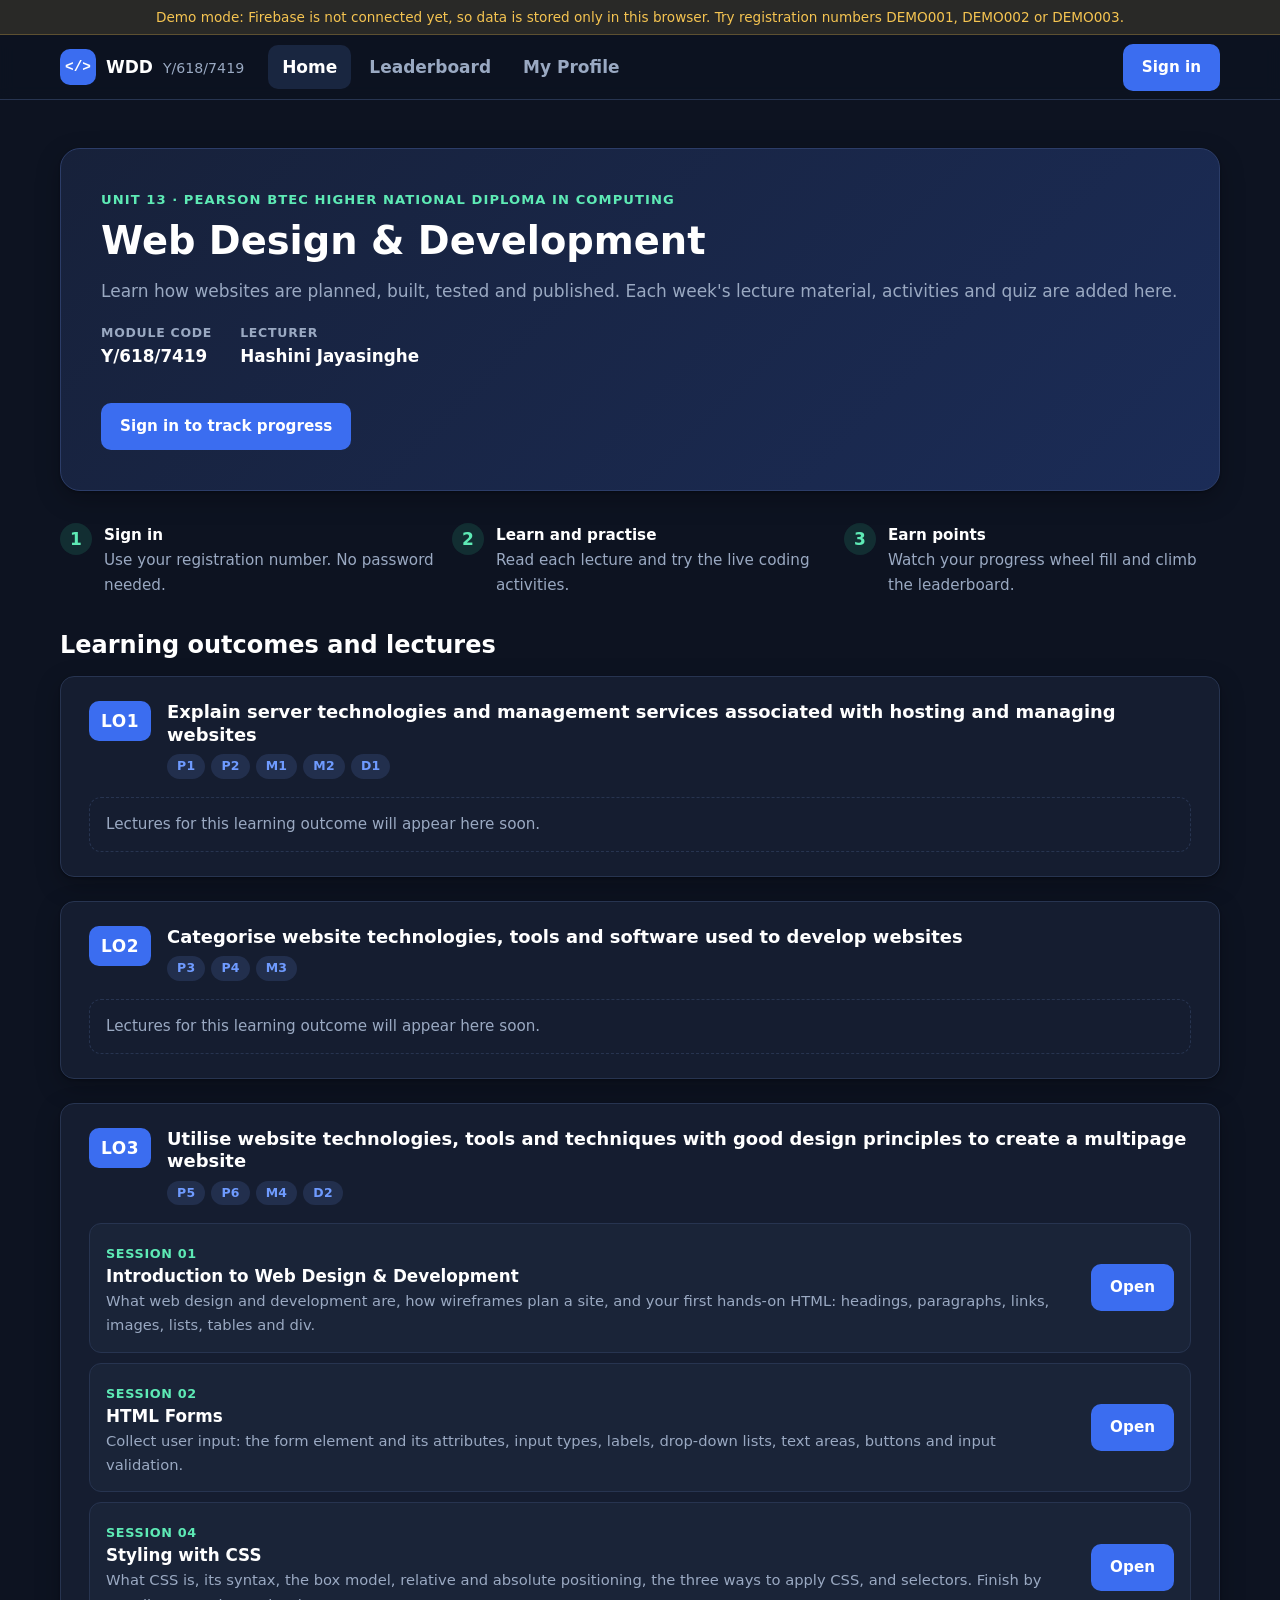
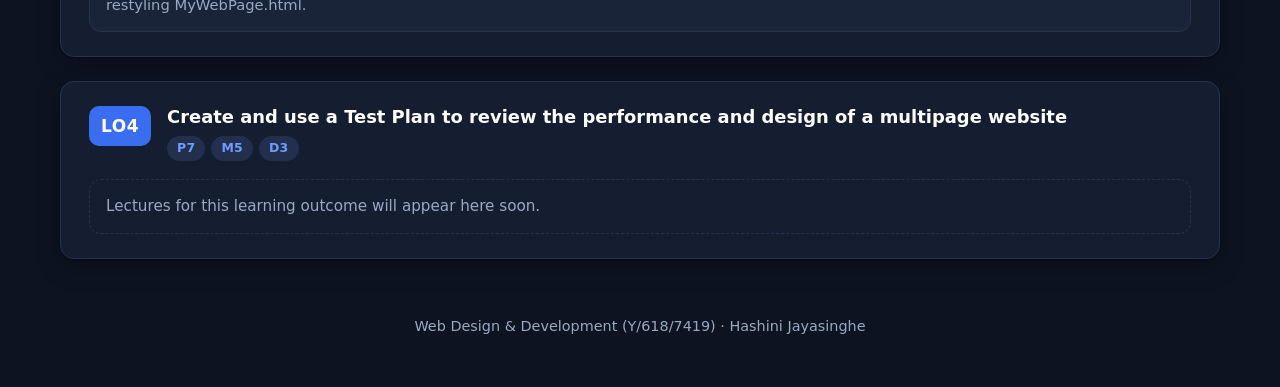
<file: index.html>
<!DOCTYPE html>
<html lang="en">
<head>
  <meta charset="UTF-8">
  <meta name="viewport" content="width=device-width, initial-scale=1.0">
  <title>Web Design &amp; Development | Lectures</title>
  <link rel="stylesheet" href="css/style.css">
</head>
<body data-root="./" data-page="home">

  <header id="site-header" class="site-header"></header>

  <main class="container">
    <!-- Module details (filled in by js/pages/home.js from js/config.js) -->
    <section class="hero" id="hero"></section>

    <section class="how-it-works grid grid-3" aria-label="How this site works">
      <div class="how-step">
        <span class="num">1</span>
        <p><strong>Sign in</strong>Use your registration number. No password needed.</p>
      </div>
      <div class="how-step">
        <span class="num">2</span>
        <p><strong>Learn and practise</strong>Read each lecture and try the live coding activities.</p>
      </div>
      <div class="how-step">
        <span class="num">3</span>
        <p><strong>Earn points</strong>Watch your progress wheel fill and climb the leaderboard.</p>
      </div>
    </section>

    <h2 class="section-title">Learning outcomes and lectures</h2>
    <div id="lo-list"></div>
  </main>

  <footer class="site-footer" id="site-footer"></footer>

  <script type="module" src="js/pages/home.js"></script>
</body>
</html>
</file>
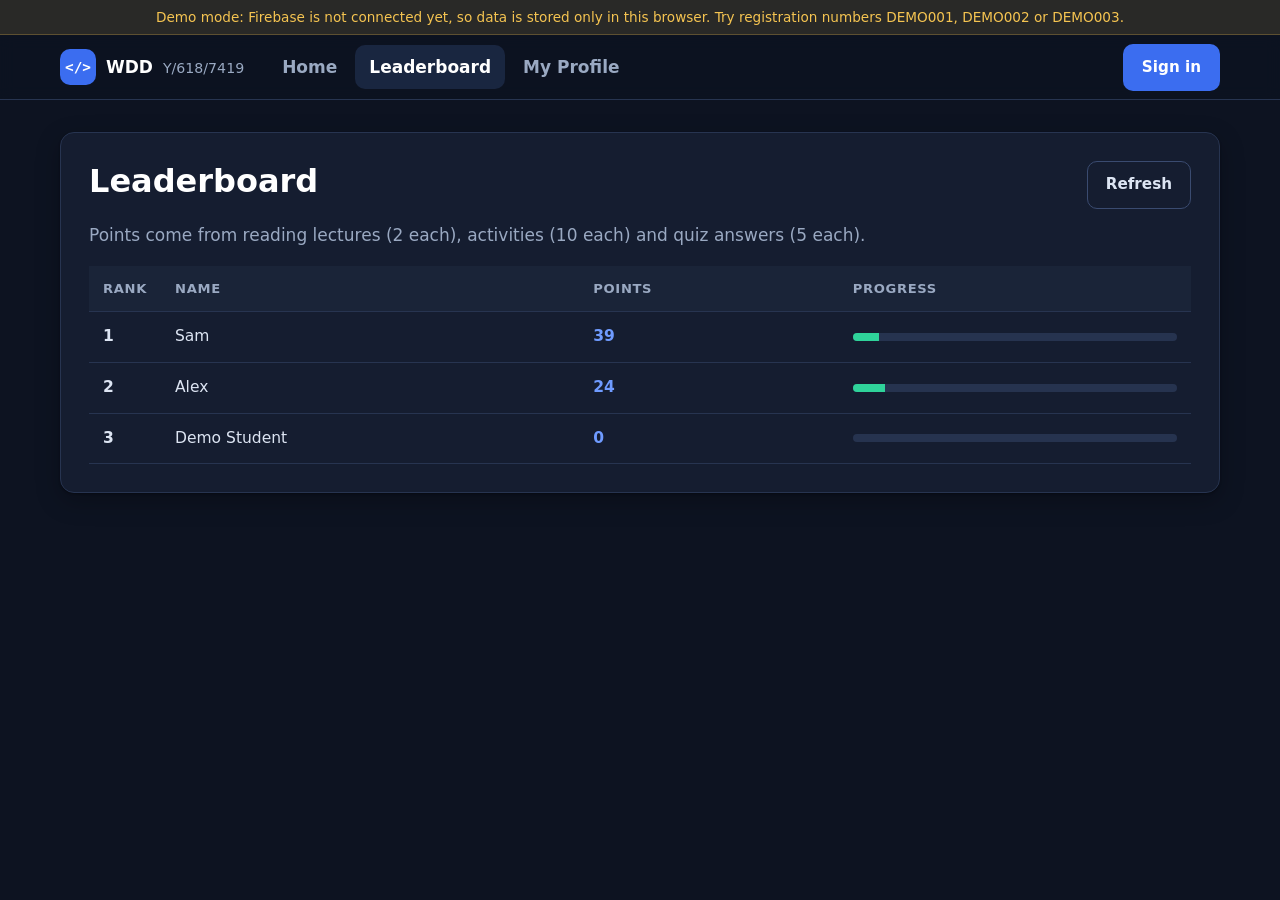
<file: leaderboard.html>
<!DOCTYPE html>
<html lang="en">
<head>
  <meta charset="UTF-8">
  <meta name="viewport" content="width=device-width, initial-scale=1.0">
  <title>Leaderboard | Web Design &amp; Development</title>
  <link rel="stylesheet" href="css/style.css">
</head>
<body data-root="./" data-page="leaderboard">

  <header id="site-header" class="site-header"></header>

  <main class="container" style="padding-top: 32px;">
    <section class="card">
      <div style="display:flex; justify-content:space-between; align-items:flex-start; gap:16px; flex-wrap:wrap;">
        <div>
          <h1>Leaderboard</h1>
          <p class="muted">Points come from reading lectures (2 each), activities (10 each) and quiz answers (5 each).</p>
        </div>
        <button type="button" class="btn btn-ghost" id="refresh-btn">Refresh</button>
      </div>
      <div class="table-wrap" id="leaderboard"></div>
    </section>
  </main>

  <script type="module" src="js/pages/leaderboard.js"></script>
</body>
</html>
</file>
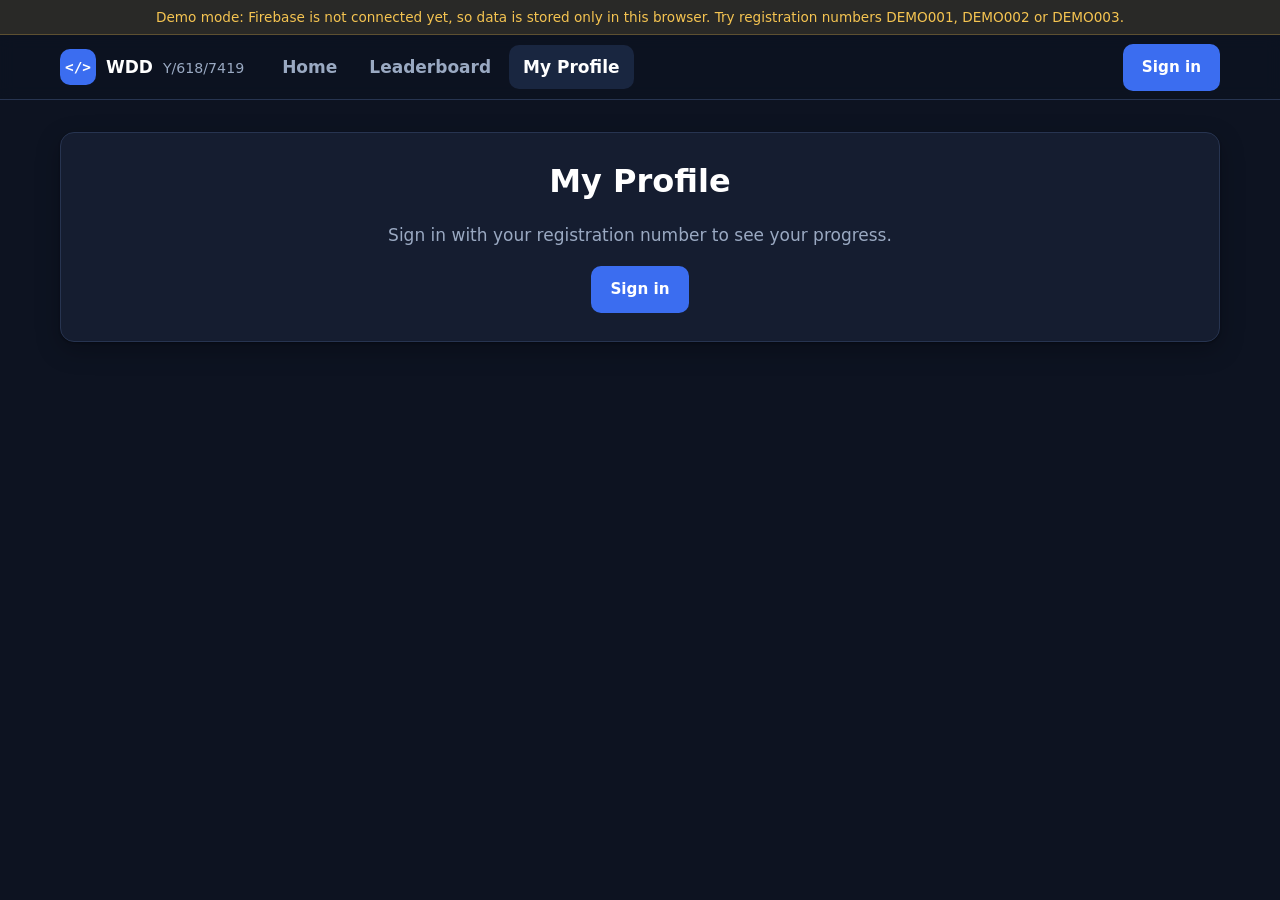
<file: profile.html>
<!DOCTYPE html>
<html lang="en">
<head>
  <meta charset="UTF-8">
  <meta name="viewport" content="width=device-width, initial-scale=1.0">
  <title>My Profile | Web Design &amp; Development</title>
  <link rel="stylesheet" href="css/style.css">
</head>
<body data-root="./" data-page="profile">

  <header id="site-header" class="site-header"></header>

  <main class="container" style="padding-top: 32px;" id="profile-root"></main>

  <script type="module" src="js/pages/profile.js"></script>
</body>
</html>
</file>
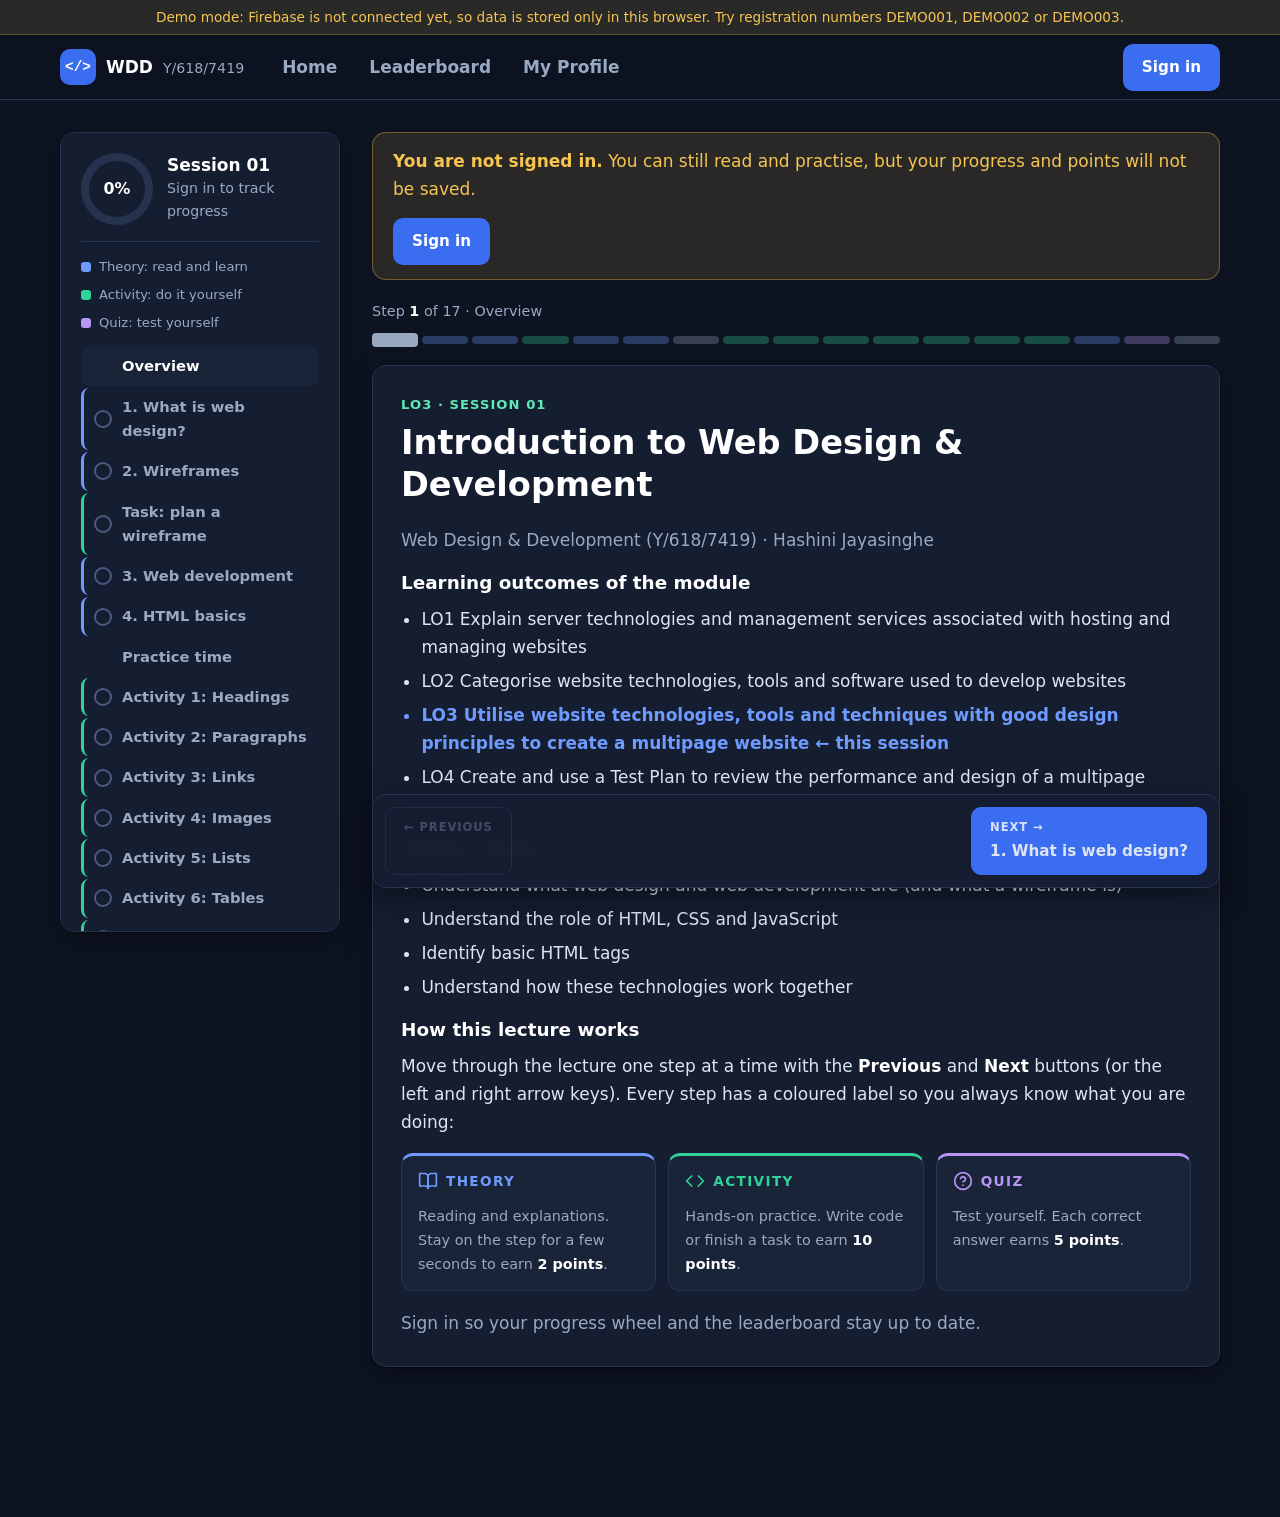
<file: lectures/lo3/session-01.html>
<!DOCTYPE html>
<html lang="en">
<head>
  <meta charset="UTF-8">
  <meta name="viewport" content="width=device-width, initial-scale=1.0">
  <title>Session 01 | Web Design &amp; Development</title>
  <link rel="stylesheet" href="../../css/style.css">
</head>
<!-- data-root tells the shared code how to get back to the site's main folder -->
<body data-root="../../" data-page="lecture">

  <header id="site-header" class="site-header"></header>

  <div class="container lecture-layout">

    <!-- Filled in by js/lecture.js: progress wheel + contents list -->
    <aside class="lecture-sidebar" id="lecture-sidebar" aria-label="Lecture contents"></aside>

    <main class="lecture-main">
      <div id="signin-banner"></div>

      <!-- ============================================================
           OVERVIEW (not tracked for progress)
           ============================================================ -->
      <section class="card lecture-hero" id="overview" data-toc="Overview">
        <p class="eyebrow">LO3 &middot; Session 01</p>
        <h1>Introduction to Web Design &amp; Development</h1>
        <p class="muted">Web Design &amp; Development (Y/618/7419) &middot; Hashini Jayasinghe</p>

        <h3>Learning outcomes of the module</h3>
        <ul class="lo-list">
          <li>LO1 Explain server technologies and management services associated with hosting and managing websites</li>
          <li>LO2 Categorise website technologies, tools and software used to develop websites</li>
          <li class="focus">LO3 Utilise website technologies, tools and techniques with good design principles to create a multipage website &larr; this session</li>
          <li>LO4 Create and use a Test Plan to review the performance and design of a multipage website</li>
        </ul>

        <h3>Today's topics</h3>
        <ul class="lo-list">
          <li>Understand what web design and web development are (and what a wireframe is)</li>
          <li>Understand the role of HTML, CSS and JavaScript</li>
          <li>Identify basic HTML tags</li>
          <li>Understand how these technologies work together</li>
        </ul>

        <h3>How this lecture works</h3>
        <p>Move through the lecture one step at a time with the <strong>Previous</strong> and <strong>Next</strong> buttons
          (or the left and right arrow keys). Every step has a coloured label so you always know what you are doing:</p>
        <div class="type-guide">
          <div class="g-read"><span class="type-tag type-read">Theory</span><p>Reading and explanations. Stay on the step for a few seconds to earn <strong>2 points</strong>.</p></div>
          <div class="g-activity"><span class="type-tag type-activity">Activity</span><p>Hands-on practice. Write code or finish a task to earn <strong>10 points</strong>.</p></div>
          <div class="g-quiz"><span class="type-tag type-quiz">Quiz</span><p>Test yourself. Each correct answer earns <strong>5 points</strong>.</p></div>
        </div>
        <p class="muted">Sign in so your progress wheel and the leaderboard stay up to date.</p>
      </section>

      <!-- ============================================================
           1. WEB DESIGN
           ============================================================ -->
      <section class="card" id="design" data-toc="1. What is web design?" data-item="r_design" data-type="read">
        <div class="section-label"><span class="type-tag type-read">Theory</span><span class="type-hint">Read and learn</span><span class="points-tag">+2 points</span></div>
        <h2>What is web design?</h2>
        <p><strong>Web design is the visual appearance and the layout of a website.</strong>
          It decides what visitors see and how easy the site is to use.</p>

        <div class="grid grid-3">
          <div class="idea"><span class="big" aria-hidden="true">&#9638;</span><h3>Layout</h3>
            <p>Where the menu, headings, text and images sit on each page.</p></div>
          <div class="idea"><span class="big" aria-hidden="true">&#127912;</span><h3>Colour and type</h3>
            <p>The colours and fonts that give the site its look and make it easy to read.</p></div>
          <div class="idea"><span class="big" aria-hidden="true">&#128247;</span><h3>Images and brand</h3>
            <p>Photos, icons and a logo that match the organisation's brand.</p></div>
        </div>

        <h3 style="margin-top:24px">Design and development: what is the difference?</h3>
        <div class="table-wrap">
          <table class="table">
            <thead><tr><th></th><th>Web design</th><th>Web development</th></tr></thead>
            <tbody>
              <tr><td><strong>Question it answers</strong></td><td>How should it look and feel?</td><td>How does it work?</td></tr>
              <tr><td><strong>Example work</strong></td><td>Wireframes, colour choices, page layouts</td><td>Writing the HTML, CSS and JavaScript</td></tr>
              <tr><td><strong>Example tools</strong></td><td>Figma, draw.io, Canva</td><td>VS Code, a web browser</td></tr>
            </tbody>
          </table>
        </div>

        <div class="callout">
          <strong>Good design is for everyone</strong>
          <p>A well designed site follows accessibility and inclusivity guidelines (for example the W3C guidelines and the
            Equality Act 2010), so people with different needs can use it. You will plan for this in your assignment.</p>
        </div>
      </section>

      <!-- ============================================================
           2. WIREFRAMES
           ============================================================ -->
      <section class="card" id="wireframes" data-toc="2. Wireframes" data-item="r_wireframe" data-type="read">
        <div class="section-label"><span class="type-tag type-read">Theory</span><span class="type-hint">Read and learn</span><span class="points-tag">+2 points</span></div>
        <h2>Wireframes: the blueprint of user experience</h2>
        <p>Before we start building, we plan. <strong>A wireframe is a low-fidelity visual representation of a website's
          layout.</strong> It is like the architect's blueprint of a building: it focuses on structure, content and
          functionality rather than visual design.</p>

        <div class="grid grid-3">
          <div class="idea"><h3>Structure</h3><p>How the elements are organised on the page.</p></div>
          <div class="idea"><h3>Content</h3><p>What information will be displayed.</p></div>
          <div class="idea"><h3>Functionality</h3><p>How users will interact with the interface.</p></div>
        </div>

        <!-- A simple wireframe drawn with HTML and CSS -->
        <div class="wire" role="img" aria-label="Example wireframe: a navigation bar, a large hero area, three content boxes and a footer">
          <div class="wire-nav">LOGO &nbsp;|&nbsp; Home &nbsp; About &nbsp; Services &nbsp; Contact</div>
          <div class="wire-hero">HERO: headline + button + image</div>
          <div class="wire-cards"><div>Card 1</div><div>Card 2</div><div>Card 3</div></div>
          <div class="wire-footer">FOOTER: links, contact details</div>
        </div>
        <p class="wire-caption">A low-fidelity wireframe: boxes and labels only, no colours or real images.</p>

        <h3>Why are wireframes so useful?</h3>
        <div class="grid grid-3">
          <div class="idea"><h3>Clear communication</h3>
            <p>A common language for clients, designers and developers, so everyone agrees before detailed design starts.</p></div>
          <div class="idea"><h3>Early feedback</h3>
            <p>Quick and cheap to change, so usability problems are found early.</p></div>
          <div class="idea"><h3>Faster development</h3>
            <p>Structure and functionality are decided up front, so there are fewer costly changes later.</p></div>
        </div>

        <h3 style="margin-top:24px">The art of wireframe design</h3>
        <ol class="steps-list">
          <li><div><strong>Understand user needs</strong>Look at user research, personas and user flows to find the main goals of your audience.</div></li>
          <li><div><strong>Sketch and ideate</strong>Start with rough sketches on paper. Do not worry about perfection yet.</div></li>
          <li><div><strong>Define content and hierarchy</strong>Decide what content each screen needs and what matters most. Use placeholder text and images.</div></li>
          <li><div><strong>Layout and interactivity</strong>Arrange the elements, think about navigation, and map out buttons, forms and other interactions.</div></li>
        </ol>

        <h3>Levels of fidelity</h3>
        <div class="table-wrap">
          <table class="table">
            <thead><tr><th>Level</th><th>Looks like</th><th>Used for</th></tr></thead>
            <tbody>
              <tr><td><strong>Low</strong></td><td>Paper sketches or simple grey boxes</td><td>Exploring ideas quickly</td></tr>
              <tr><td><strong>Medium</strong></td><td>Neat digital layout with real headings and labels, still no final colours</td><td>Agreeing the design with the client. <em>Your assignment needs medium-fidelity wireframes.</em></td></tr>
              <tr><td><strong>High</strong></td><td>Close to the finished look, with colours and images</td><td>Final approval and testing</td></tr>
            </tbody>
          </table>
        </div>

        <h3 style="margin-top:24px">Popular tools for wireframing</h3>
        <div class="table-wrap">
          <table class="table">
            <thead><tr><th>Tool</th><th>Good for</th></tr></thead>
            <tbody>
              <tr><td><strong>Figma</strong></td><td>Browser-based design with real-time teamwork and many plugins</td></tr>
              <tr><td><strong>Canva</strong></td><td>Beginners: templates and drag-and-drop</td></tr>
              <tr><td><strong>draw.io (diagrams.net)</strong></td><td>Free and open source; shape libraries including basic UI elements; good for structure and user flows</td></tr>
              <tr><td><strong>Microsoft Visio</strong></td><td>Detailed diagrams and system architecture; works with other Microsoft Office products</td></tr>
              <tr><td><strong>Penpot</strong></td><td>Free, open-source design and prototyping tool that runs in the browser</td></tr>
              <tr><td><strong>Adobe XD</strong></td><td>Part of Adobe Creative Cloud. Adobe has stopped adding new features to it, so check before choosing it for a new project.</td></tr>
            </tbody>
          </table>
        </div>
      </section>

      <!-- ============================================================
           WIREFRAME TASK
           ============================================================ -->
      <section class="card" id="wireframe-task" data-toc="Task: plan a wireframe" data-item="a_wireframe" data-type="activity">
        <div class="section-label"><span class="type-tag type-activity">Activity</span><span class="type-hint">Do it yourself</span><span class="points-tag">+10 points</span></div>
        <h2>Task: wireframe a home page</h2>
        <p>Choose any company name (for example "ABC Group") and sketch the <strong>home page</strong> of its website.
          Use paper, Figma, draw.io or any tool from the list above. This is a first step towards the design
          document in your assignment.</p>

        <div class="task-checklist" data-activity="a_wireframe">
          <label><input type="checkbox"> I chose a company and a tool (paper, Figma, draw.io...)</label>
          <label><input type="checkbox"> My wireframe shows a header with a logo and a navigation menu</label>
          <label><input type="checkbox"> It has a main area with at least two content sections</label>
          <label><input type="checkbox"> It has a footer</label>
          <label><input type="checkbox"> I labelled where the text, images and buttons will go</label>
          <div class="lab-actions">
            <button type="button" class="btn btn-success task-done">Mark task as done</button>
            <span class="lab-status" role="status" aria-live="polite"></span>
          </div>
        </div>
      </section>

      <!-- ============================================================
           3. WEB DEVELOPMENT
           ============================================================ -->
      <section class="card" id="development" data-toc="3. Web development" data-item="r_dev" data-type="read">
        <div class="section-label"><span class="type-tag type-read">Theory</span><span class="type-hint">Read and learn</span><span class="points-tag">+2 points</span></div>
        <h2>What is web development?</h2>
        <p><strong>Web development is the process of building and maintaining a website's functionality.</strong>
          Developers turn the design into a real site that works in the browser.</p>

        <h3>The role of HTML, CSS and JavaScript</h3>
        <p>Think of a house. HTML is the walls and rooms, CSS is the paint and furniture, and JavaScript is the
          electricity that makes things happen.</p>
        <div class="grid grid-3">
          <div class="idea"><span class="big" aria-hidden="true">&#127959;</span><h3>HTML</h3>
            <p>The <strong>structure</strong> of the web page.</p>
            <p class="example">Example: text and images</p></div>
          <div class="idea"><span class="big" aria-hidden="true">&#127912;</span><h3>CSS</h3>
            <p>The <strong>styling and layout</strong>.</p>
            <p class="example">Example: colours and layouts</p></div>
          <div class="idea"><span class="big" aria-hidden="true">&#9889;</span><h3>JavaScript</h3>
            <p>The <strong>behaviour and interactivity</strong>.</p>
            <p class="example">Example: button clicks and actions</p></div>
        </div>
      </section>

      <!-- ============================================================
           4. HTML BASICS
           ============================================================ -->
      <section class="card" id="html-basics" data-toc="4. HTML basics" data-item="r_html" data-type="read">
        <div class="section-label"><span class="type-tag type-read">Theory</span><span class="type-hint">Read and learn</span><span class="points-tag">+2 points</span></div>
        <h2>HTML basics</h2>
        <p><strong>HTML</strong> stands for <strong>HyperText Markup Language</strong>. It is the standard markup language
          for creating web pages. It describes the structure of a page using a series of <strong>elements</strong>.
          Elements tell the browser how to display the content and label each piece of it, such as "this is a heading",
          "this is a paragraph" or "this is a link".</p>

        <h3>What is an HTML element?</h3>
        <p>An element is defined by a <strong>start tag</strong>, some <strong>content</strong> and an
          <strong>end tag</strong>. The element is everything from the start tag to the end tag.</p>

        <h3>What is an HTML attribute?</h3>
        <p>Attributes give extra information about an element. They are always written in the start tag and usually come
          as a name and value pair: <code>name="value"</code>.</p>

        <div class="anatomy" role="img" aria-label="Anatomy of the link element a href equals https colon slash slash example dot com, with the text Visit my site">
          <div class="anatomy-code"><span class="a-tag">&lt;a</span> <span class="a-attr">href</span>=<span class="a-val">"https://example.com"</span><span class="a-tag">&gt;</span><span class="a-content">Visit my site</span><span class="a-tag">&lt;/a&gt;</span></div>
          <div class="legend">
            <span class="l-tag">Start and end tags</span>
            <span class="l-attr">Attribute name</span>
            <span class="l-val">Attribute value</span>
            <span class="l-content">Content</span>
          </div>
        </div>

        <h3>Basic HTML structure</h3>
<pre class="code"><code>&lt;!DOCTYPE html&gt;
&lt;html&gt;
&lt;head&gt;
  &lt;title&gt;Web Design &amp; Development&lt;/title&gt;
&lt;/head&gt;
&lt;body&gt;
  &lt;h1&gt;My First Web Page&lt;/h1&gt;
&lt;/body&gt;
&lt;/html&gt;</code></pre>

        <div class="table-wrap">
          <table class="table">
            <thead><tr><th>Part</th><th>What it does</th></tr></thead>
            <tbody>
              <tr><td><code>&lt;!DOCTYPE html&gt;</code></td><td>Declares that this document is an HTML5 document</td></tr>
              <tr><td><code>&lt;html&gt;</code></td><td>The root element of an HTML page</td></tr>
              <tr><td><code>&lt;head&gt;</code></td><td>Contains information about the page (meta information)</td></tr>
              <tr><td><code>&lt;title&gt;</code></td><td>The page title, shown in the browser tab or title bar</td></tr>
              <tr><td><code>&lt;body&gt;</code></td><td>The container for everything visible on the page</td></tr>
            </tbody>
          </table>
        </div>

        <div class="callout callout-tip">
          <strong>Good practice for real projects</strong>
          <p>Professional pages usually add three more things. They are not needed for the practice below, but use them in your assignment:</p>
<pre class="code"><code>&lt;html lang="en"&gt;
&lt;head&gt;
  &lt;meta charset="UTF-8"&gt;
  &lt;meta name="viewport" content="width=device-width, initial-scale=1.0"&gt;
  &lt;title&gt;Web Design &amp; Development&lt;/title&gt;
&lt;/head&gt;</code></pre>
          <p><code>lang</code> helps screen readers pronounce the page correctly, <code>charset</code> shows all characters correctly,
            and <code>viewport</code> makes the page work on phones.</p>
        </div>

        <h3>Create your first web page</h3>
        <ol class="steps-list">
          <li><div><strong>Open Visual Studio Code</strong>A professional HTML editor.</div></li>
          <li><div><strong>Write some HTML</strong>Type the basic structure above.</div></li>
          <li><div><strong>Save the file</strong>Name it <code>myWebPage.html</code>.</div></li>
          <li><div><strong>View it in your browser</strong>Double-click the file, or right-click it in VS Code and choose "Open with Live Server" if you have that extension.</div></li>
        </ol>
      </section>

      <!-- ============================================================
           PRACTICE INTRO (not tracked)
           ============================================================ -->
      <section class="card" id="practice" data-toc="Practice time">
        <h2>Practice time: seven activities</h2>
        <p>Each activity below teaches one HTML tag and has a <strong>live editor</strong>. Type your code on the left, see the
          result on the right, then press <strong>Check my work</strong>.</p>
        <div class="callout callout-note">
          <strong>Do it in VS Code too</strong>
          <p>The editors here are for quick practice. Also type each activity into your <code>myWebPage.html</code> file in
            VS Code and open it in the browser. That is how you will work on your assignment.</p>
        </div>
      </section>

      <!-- ============================================================
           ACTIVITY 1: HEADINGS
           ============================================================ -->
      <section class="card" id="act-headings" data-toc="Activity 1: Headings" data-item="a_headings" data-type="activity">
        <div class="section-label"><span class="type-tag type-activity">Activity 1</span><span class="type-hint">Do it yourself</span><span class="points-tag">+10 points</span></div>
        <h2>HTML headings</h2>
        <p>Headings are defined with the <code>&lt;h1&gt;</code> to <code>&lt;h6&gt;</code> tags.
          <code>&lt;h1&gt;</code> is the most important heading and <code>&lt;h6&gt;</code> the least important.</p>
<pre class="code"><code>&lt;h1&gt;Heading 1&lt;/h1&gt;
&lt;h2&gt;Heading 2&lt;/h2&gt;
&lt;h3&gt;Heading 3&lt;/h3&gt;</code></pre>
        <p class="muted">Tip: use one <code>&lt;h1&gt;</code> per page, and choose a heading by its importance, not by how big it looks.
          (You can change the size later with CSS.)</p>
        <div class="code-lab" data-activity="a_headings"></div>
      </section>

      <!-- ============================================================
           ACTIVITY 2: PARAGRAPHS
           ============================================================ -->
      <section class="card" id="act-paragraphs" data-toc="Activity 2: Paragraphs" data-item="a_paragraphs" data-type="activity">
        <div class="section-label"><span class="type-tag type-activity">Activity 2</span><span class="type-hint">Do it yourself</span><span class="points-tag">+10 points</span></div>
        <h2>HTML paragraphs</h2>
        <p>The <code>&lt;p&gt;</code> element defines a paragraph. A paragraph always starts on a new line, and the browser
          automatically adds some white space (a margin) before and after it.</p>
<pre class="code"><code>&lt;p&gt;This is a paragraph.&lt;/p&gt;</code></pre>
        <div class="code-lab" data-activity="a_paragraphs"></div>
      </section>

      <!-- ============================================================
           ACTIVITY 3: LINKS
           ============================================================ -->
      <section class="card" id="act-links" data-toc="Activity 3: Links" data-item="a_links" data-type="activity">
        <div class="section-label"><span class="type-tag type-activity">Activity 3</span><span class="type-hint">Do it yourself</span><span class="points-tag">+10 points</span></div>
        <h2>HTML links</h2>
        <p>Links are hyperlinks. A user can click a link to jump to another page or site. When you move the mouse over a link,
          the arrow turns into a little hand.</p>
<pre class="code"><code>&lt;a href="https://www.wikipedia.org"&gt;Visit Wikipedia&lt;/a&gt;</code></pre>
        <p class="muted">Tip: write link text that makes sense on its own ("Visit Wikipedia", not "click here"). It helps everyone,
          especially people using screen readers.</p>
        <div class="code-lab" data-activity="a_links"></div>
      </section>

      <!-- ============================================================
           ACTIVITY 4: IMAGES
           ============================================================ -->
      <section class="card" id="act-images" data-toc="Activity 4: Images" data-item="a_images" data-type="activity">
        <div class="section-label"><span class="type-tag type-activity">Activity 4</span><span class="type-hint">Do it yourself</span><span class="points-tag">+10 points</span></div>
        <h2>HTML images</h2>
        <p>The <code>&lt;img&gt;</code> tag embeds an image in a page. Images are not really inserted into the page; they are
          <em>linked</em>, and the tag creates a holding space for the picture it points to.</p>
        <p>The <code>&lt;img&gt;</code> tag is <strong>empty</strong>: it has attributes only and no closing tag. It has two required attributes:</p>
        <ul>
          <li><code>src</code> specifies the path to the image</li>
          <li><code>alt</code> specifies alternative text, used by screen readers and shown if the image cannot load</li>
        </ul>
<pre class="code"><code>&lt;img src="photo.jpg" alt="A student at a laptop" width="300"&gt;</code></pre>
        <div class="callout callout-note">
          <strong>Try it in VS Code</strong>
          <p>Create a folder called <code>image-practice</code>, put any image inside it (for example <code>student.jpg</code>),
            move <code>myWebPage.html</code> into the same folder, and use that file name as the <code>src</code>.</p>
        </div>
        <div class="code-lab" data-activity="a_images"></div>
      </section>

      <!-- ============================================================
           ACTIVITY 5: LISTS
           ============================================================ -->
      <section class="card" id="act-lists" data-toc="Activity 5: Lists" data-item="a_lists" data-type="activity">
        <div class="section-label"><span class="type-tag type-activity">Activity 5</span><span class="type-hint">Do it yourself</span><span class="points-tag">+10 points</span></div>
        <h2>HTML lists</h2>
        <p>Lists group a set of related items. There are two types:</p>
        <div class="grid grid-2">
          <div>
            <h3>Unordered list</h3>
            <p>Starts with <code>&lt;ul&gt;</code>. Each item starts with <code>&lt;li&gt;</code>. Items get bullets by default.</p>
<pre class="code"><code>&lt;ul&gt;
  &lt;li&gt;Coffee&lt;/li&gt;
  &lt;li&gt;Tea&lt;/li&gt;
  &lt;li&gt;Milk&lt;/li&gt;
&lt;/ul&gt;</code></pre>
          </div>
          <div>
            <h3>Ordered list</h3>
            <p>Starts with <code>&lt;ol&gt;</code>. Each item starts with <code>&lt;li&gt;</code>. Items get numbers by default.</p>
<pre class="code"><code>&lt;ol&gt;
  &lt;li&gt;Coffee&lt;/li&gt;
  &lt;li&gt;Tea&lt;/li&gt;
  &lt;li&gt;Milk&lt;/li&gt;
&lt;/ol&gt;</code></pre>
          </div>
        </div>
        <div class="code-lab" data-activity="a_lists"></div>
      </section>

      <!-- ============================================================
           ACTIVITY 6: TABLES
           ============================================================ -->
      <section class="card" id="act-tables" data-toc="Activity 6: Tables" data-item="a_tables" data-type="activity">
        <div class="section-label"><span class="type-tag type-activity">Activity 6</span><span class="type-hint">Do it yourself</span><span class="points-tag">+10 points</span></div>
        <h2>HTML tables</h2>
        <p>A table is made of cells inside rows and columns. Each row starts with <code>&lt;tr&gt;</code> and ends with
          <code>&lt;/tr&gt;</code>. Each normal cell is a <code>&lt;td&gt;</code>, and a header cell is a <code>&lt;th&gt;</code>.</p>
<pre class="code"><code>&lt;table&gt;
  &lt;tr&gt;
    &lt;th&gt;Name&lt;/th&gt;
    &lt;th&gt;Age&lt;/th&gt;
  &lt;/tr&gt;
  &lt;tr&gt;
    &lt;td&gt;Emil&lt;/td&gt;
    &lt;td&gt;27&lt;/td&gt;
  &lt;/tr&gt;
&lt;/table&gt;</code></pre>

        <details>
          <summary><strong>All the table tags</strong></summary>
          <div class="table-wrap">
            <table class="table">
              <thead><tr><th>Tag</th><th>Purpose</th></tr></thead>
              <tbody>
                <tr><td><code>&lt;table&gt;</code></td><td>Defines a table</td></tr>
                <tr><td><code>&lt;th&gt;</code></td><td>Defines a header cell</td></tr>
                <tr><td><code>&lt;tr&gt;</code></td><td>Defines a row</td></tr>
                <tr><td><code>&lt;td&gt;</code></td><td>Defines a cell</td></tr>
                <tr><td><code>&lt;caption&gt;</code></td><td>Defines a table caption</td></tr>
                <tr><td><code>&lt;colgroup&gt;</code></td><td>Groups one or more columns for formatting</td></tr>
                <tr><td><code>&lt;col&gt;</code></td><td>Sets properties for each column inside a colgroup</td></tr>
                <tr><td><code>&lt;thead&gt;</code></td><td>Groups the header content</td></tr>
                <tr><td><code>&lt;tbody&gt;</code></td><td>Groups the body content</td></tr>
                <tr><td><code>&lt;tfoot&gt;</code></td><td>Groups the footer content</td></tr>
              </tbody>
            </table>
          </div>
        </details>
        <p class="muted" style="margin-top:12px">Tip: use tables for data (like a timetable), not for page layout.</p>
        <div class="code-lab" data-activity="a_tables"></div>
      </section>

      <!-- ============================================================
           ACTIVITY 7: DIV
           ============================================================ -->
      <section class="card" id="act-div" data-toc="Activity 7: Div" data-item="a_div" data-type="activity">
        <div class="section-label"><span class="type-tag type-activity">Activity 7</span><span class="type-hint">Do it yourself</span><span class="points-tag">+10 points</span></div>
        <h2>The HTML div element</h2>
        <p>The <code>&lt;div&gt;</code> element is a <strong>container</strong> for other HTML elements. By default it is a
          <em>block</em> element: it takes all the available width and starts on a new line. It becomes much more useful once
          you learn CSS, because you can style and arrange whole groups of elements at once.</p>
<pre class="code"><code>&lt;div&gt;
  &lt;h2&gt;A box&lt;/h2&gt;
  &lt;p&gt;Everything between the div tags belongs to this box.&lt;/p&gt;
&lt;/div&gt;</code></pre>
        <div class="code-lab" data-activity="a_div"></div>
      </section>

      <!-- ============================================================
           5. HOW THEY WORK TOGETHER
           ============================================================ -->
      <section class="card" id="together" data-toc="5. Working together" data-item="r_together" data-type="read">
        <div class="section-label"><span class="type-tag type-read">Theory</span><span class="type-hint">Read and learn</span><span class="points-tag">+2 points</span></div>
        <h2>How HTML, CSS and JavaScript work together</h2>
        <p>Every web page you visit is built from all three. Click the steps below to see the same small card with each
          technology added.</p>

        <div class="together" id="together-demo">
          <div class="together-steps">
            <button type="button" class="btn btn-ghost" data-step="1">1. HTML only</button>
            <button type="button" class="btn btn-ghost" data-step="2">2. + CSS</button>
            <button type="button" class="btn btn-ghost" data-step="3">3. + JavaScript</button>
          </div>
          <div class="together-stage">
            <div class="demo-card" id="demo-card">
              <h3>Alex Student</h3>
              <p>Web design student</p>
              <button type="button" id="follow-btn" aria-pressed="false">Follow</button>
              <p id="follow-count">0 followers</p>
            </div>
          </div>
          <p id="together-caption" class="muted" aria-live="polite"></p>
        </div>

        <div class="callout">
          <strong>Remember</strong>
          <p>HTML is the content and structure, CSS is the look, and JavaScript is the behaviour. Change one without breaking the others.</p>
        </div>
      </section>

      <!-- ============================================================
           QUIZ
           ============================================================ -->
      <section class="card" id="quiz-section" data-toc="Quiz" data-item="quiz" data-type="quiz">
        <div class="section-label"><span class="type-tag type-quiz">Quiz</span><span class="type-hint">Test yourself</span><span class="points-tag">up to 45 points</span></div>
        <h2>Check your understanding</h2>
        <div id="quiz"></div>
      </section>

      <!-- ============================================================
           SUMMARY (not tracked)
           ============================================================ -->
      <section class="card" id="summary" data-toc="Summary">
        <h2>Summary</h2>
        <ul>
          <li>Web design is how a site looks and is laid out. Web development is how it is built and works.</li>
          <li>A wireframe is a low-fidelity blueprint of structure, content and functionality.</li>
          <li>HTML gives structure, CSS gives style and layout, JavaScript gives behaviour.</li>
          <li>An HTML element has a start tag, content and an end tag, and attributes add extra information.</li>
          <li>You met headings, paragraphs, links, images, lists, tables and the div container.</li>
        </ul>
        <div class="callout callout-tip">
          <strong>Before the next session</strong>
          <p>Finish any activities you have not completed, practise them in VS Code, and start thinking about which company you
            will build your assignment website for.</p>
        </div>
        <p><a class="btn btn-primary" href="../../leaderboard.html">See the leaderboard</a>
          <a class="btn btn-ghost" href="../../index.html">Back to all lectures</a></p>
      </section>

    </main>
  </div>

  <script type="module" src="session-01.js"></script>
</body>
</html>
</file>
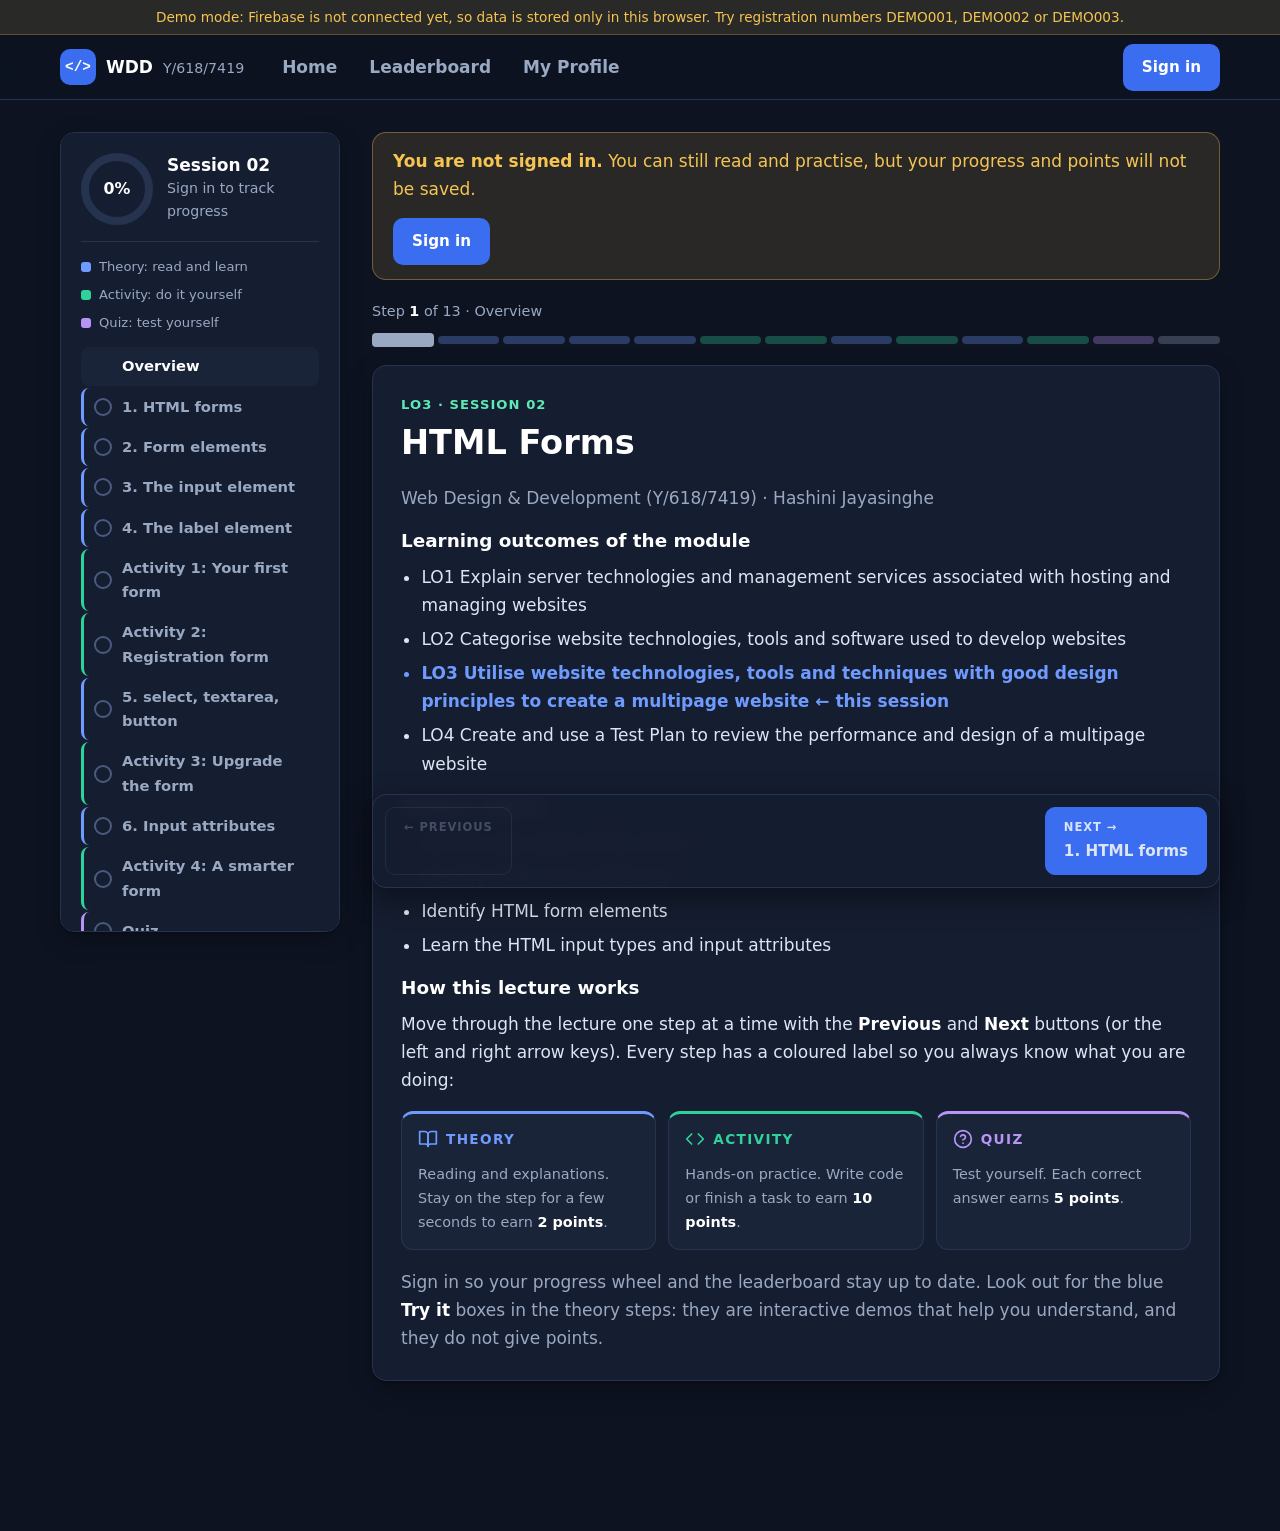
<file: lectures/lo3/session-02.html>
<!DOCTYPE html>
<html lang="en">
<head>
  <meta charset="UTF-8">
  <meta name="viewport" content="width=device-width, initial-scale=1.0">
  <title>Session 02 | Web Design &amp; Development</title>
  <link rel="stylesheet" href="../../css/style.css">
</head>
<!-- data-root tells the shared code how to get back to the site's main folder -->
<body data-root="../../" data-page="lecture">

  <header id="site-header" class="site-header"></header>

  <div class="container lecture-layout">

    <!-- Filled in by js/lecture.js: progress wheel + contents list -->
    <aside class="lecture-sidebar" id="lecture-sidebar" aria-label="Lecture contents"></aside>

    <main class="lecture-main">
      <div id="signin-banner"></div>

      <!-- ============================================================
           OVERVIEW (not tracked for progress)
           ============================================================ -->
      <section class="card lecture-hero" id="overview" data-toc="Overview">
        <p class="eyebrow">LO3 &middot; Session 02</p>
        <h1>HTML Forms</h1>
        <p class="muted">Web Design &amp; Development (Y/618/7419) &middot; Hashini Jayasinghe</p>

        <h3>Learning outcomes of the module</h3>
        <ul class="lo-list">
          <li>LO1 Explain server technologies and management services associated with hosting and managing websites</li>
          <li>LO2 Categorise website technologies, tools and software used to develop websites</li>
          <li class="focus">LO3 Utilise website technologies, tools and techniques with good design principles to create a multipage website &larr; this session</li>
          <li>LO4 Create and use a Test Plan to review the performance and design of a multipage website</li>
        </ul>

        <h3>Today's topics</h3>
        <ul class="lo-list">
          <li>Get the idea about HTML forms</li>
          <li>Identify HTML form attributes</li>
          <li>Identify HTML form elements</li>
          <li>Learn the HTML input types and input attributes</li>
        </ul>

        <h3>How this lecture works</h3>
        <p>Move through the lecture one step at a time with the <strong>Previous</strong> and <strong>Next</strong> buttons
          (or the left and right arrow keys). Every step has a coloured label so you always know what you are doing:</p>
        <div class="type-guide">
          <div class="g-read"><span class="type-tag type-read">Theory</span><p>Reading and explanations. Stay on the step for a few seconds to earn <strong>2 points</strong>.</p></div>
          <div class="g-activity"><span class="type-tag type-activity">Activity</span><p>Hands-on practice. Write code or finish a task to earn <strong>10 points</strong>.</p></div>
          <div class="g-quiz"><span class="type-tag type-quiz">Quiz</span><p>Test yourself. Each correct answer earns <strong>5 points</strong>.</p></div>
        </div>
        <p class="muted">Sign in so your progress wheel and the leaderboard stay up to date. Look out for the blue <strong>Try it</strong> boxes in the theory steps: they are interactive demos that help you understand, and they do not give points.</p>
      </section>

      <!-- ============================================================
           1. HTML FORMS
           ============================================================ -->
      <section class="card" id="forms" data-toc="1. HTML forms" data-item="r_forms" data-type="read">
        <div class="section-label"><span class="type-tag type-read">Theory</span><span class="type-hint">Read and learn</span><span class="points-tag">+2 points</span></div>
        <h2>HTML forms</h2>
        <p><strong>An HTML form is used to collect user input.</strong> The input is most often sent to a server for processing.
          You use forms every day: logging in, signing up, searching, contacting a company, paying at a checkout.</p>
        <p>The <code>&lt;form&gt;</code> element creates a form. Everything the user types or picks goes inside it.</p>

<pre class="code"><code>&lt;form action="/register" method="post"&gt;
  &lt;label for="name"&gt;Name:&lt;/label&gt;
  &lt;input type="text" id="name" name="name"&gt;
  &lt;input type="submit" value="Send"&gt;
&lt;/form&gt;</code></pre>

        <h3>Form attributes</h3>
        <p>Attributes on the <code>&lt;form&gt;</code> tag say <em>where</em> and <em>how</em> the data is sent.</p>
        <div class="table-wrap">
          <table class="table">
            <thead><tr><th>Attribute</th><th>What it does</th><th>Example</th></tr></thead>
            <tbody>
              <tr><td><code>action</code></td><td>The address (URL) that receives the data</td><td><code>action="/register"</code></td></tr>
              <tr><td><code>method</code></td><td>How the data is sent: <code>get</code> or <code>post</code></td><td><code>method="post"</code></td></tr>
              <tr><td><code>name</code></td><td>Gives the form a name</td><td><code>name="signup"</code></td></tr>
              <tr><td><code>target</code></td><td>Where the answer opens: <code>_self</code> (same tab) or <code>_blank</code> (new tab)</td><td><code>target="_blank"</code></td></tr>
              <tr><td><code>autocomplete</code></td><td>Lets the browser suggest saved values (<code>on</code> or <code>off</code>)</td><td><code>autocomplete="off"</code></td></tr>
              <tr><td><code>enctype</code></td><td>How the data is packed. Use <code>multipart/form-data</code> with <code>post</code> when the form uploads files</td><td><code>enctype="multipart/form-data"</code></td></tr>
              <tr><td><code>novalidate</code></td><td>Switches off the browser's built-in checking</td><td><code>novalidate</code></td></tr>
            </tbody>
          </table>
        </div>

        <h3 style="margin-top:24px">GET or POST?</h3>
        <div class="grid grid-2">
          <div class="idea"><h3>GET</h3>
            <p>Puts the data in the web address, like <code>?name=Nimal</code>. Anyone can see it, and the page can be bookmarked.</p>
            <p class="example">Use for: searches and filters.</p></div>
          <div class="idea"><h3>POST</h3>
            <p>Sends the data inside the request, so it is not shown in the address. It can carry much more data.</p>
            <p class="example">Use for: passwords, sign-ups, anything that changes something.</p></div>
        </div>

        <div class="callout callout-note">
          <strong>A form only collects data</strong>
          <p>Something on a server (or JavaScript in the page) has to process what is sent. In this session we focus on
            <em>building</em> forms that look right and check the user's input. In the practice editors below, pressing
            Submit shows a message instead of sending anything.</p>
        </div>
      </section>

      <!-- ============================================================
           2. FORM ELEMENTS
           ============================================================ -->
      <section class="card" id="elements" data-toc="2. Form elements" data-item="r_elements" data-type="read">
        <div class="section-label"><span class="type-tag type-read">Theory</span><span class="type-hint">Read and learn</span><span class="points-tag">+2 points</span></div>
        <h2>HTML form elements</h2>
        <p>A <code>&lt;form&gt;</code> can contain one or more of these form elements:</p>
        <div class="table-wrap">
          <table class="table">
            <thead><tr><th>Element</th><th>What it is for</th></tr></thead>
            <tbody>
              <tr><td><code>&lt;input&gt;</code></td><td>A field the user fills in. It looks different depending on its <code>type</code></td></tr>
              <tr><td><code>&lt;label&gt;</code></td><td>A caption for a field</td></tr>
              <tr><td><code>&lt;select&gt;</code></td><td>A drop-down list</td></tr>
              <tr><td><code>&lt;option&gt;</code></td><td>One choice inside a drop-down list</td></tr>
              <tr><td><code>&lt;optgroup&gt;</code></td><td>Groups options inside a drop-down list</td></tr>
              <tr><td><code>&lt;textarea&gt;</code></td><td>A multi-line text field</td></tr>
              <tr><td><code>&lt;button&gt;</code></td><td>A clickable button</td></tr>
              <tr><td><code>&lt;fieldset&gt;</code></td><td>Groups related fields in a box</td></tr>
              <tr><td><code>&lt;legend&gt;</code></td><td>A caption for a fieldset</td></tr>
              <tr><td><code>&lt;datalist&gt;</code></td><td>A list of suggestions for an input</td></tr>
              <tr><td><code>&lt;output&gt;</code></td><td>Shows the result of a calculation</td></tr>
            </tbody>
          </table>
        </div>

        <div class="demo" id="element-demo">
          <span class="demo-tag">Try it</span>
          <p class="muted" style="margin-bottom:10px">Four elements you will not use in today's activities, but should know. Pick one to see it working.</p>
          <div class="demo-buttons" id="element-buttons"></div>
          <div class="demo-stage" id="element-stage"></div>
          <pre class="code demo-code"><code id="element-code"></code></pre>
          <p class="demo-caption" id="element-caption"></p>
        </div>
      </section>

      <!-- ============================================================
           3. THE INPUT ELEMENT
           ============================================================ -->
      <section class="card" id="input" data-toc="3. The input element" data-item="r_input" data-type="read">
        <div class="section-label"><span class="type-tag type-read">Theory</span><span class="type-hint">Read and learn</span><span class="points-tag">+2 points</span></div>
        <h2>The &lt;input&gt; element</h2>
        <p>The <code>&lt;input&gt;</code> element is the <strong>most used form element</strong>. It can be displayed in many
          ways, depending on its <code>type</code> attribute. The four you will meet first:</p>
        <ul>
          <li><code>type="text"</code> displays a single-line text field</li>
          <li><code>type="radio"</code> displays a radio button (choose <em>one</em> of many)</li>
          <li><code>type="checkbox"</code> displays a checkbox (choose <em>zero or more</em> of many)</li>
          <li><code>type="submit"</code> displays a button that submits the form</li>
        </ul>

        <div class="demo" id="input-demo">
          <span class="demo-tag">Try it</span>
          <p class="muted" style="margin-bottom:10px">Click an input type to see how it looks and what the code is.</p>
          <div class="demo-buttons" id="input-buttons"></div>
          <div class="demo-stage type-gallery-stage" id="input-stage"></div>
          <pre class="code demo-code"><code id="input-code"></code></pre>
          <p class="demo-caption" id="input-caption"></p>
        </div>

        <div class="callout callout-tip">
          <strong>Always give an input a name</strong>
          <p>The <code>name</code> attribute labels the data when it is sent (for example <code>email=nimal@example.com</code>).
            An input without a name is not sent at all. Radio buttons that belong together must share the <em>same</em> name,
            and that is what makes them "one choice only".</p>
        </div>
      </section>

      <!-- ============================================================
           4. THE LABEL ELEMENT
           ============================================================ -->
      <section class="card" id="label" data-toc="4. The label element" data-item="r_label" data-type="read">
        <div class="section-label"><span class="type-tag type-read">Theory</span><span class="type-hint">Read and learn</span><span class="points-tag">+2 points</span></div>
        <h2>The &lt;label&gt; element</h2>
        <p>The <code>&lt;label&gt;</code> element defines a label for a form element. The <code>for</code> attribute of the label
          must be <strong>equal to the <code>id</code></strong> of the input, to bind them together.</p>

<pre class="code"><code>&lt;label for="email"&gt;Email:&lt;/label&gt;
&lt;input type="email" id="email" name="email"&gt;</code></pre>

        <div class="grid grid-3">
          <div class="idea"><h3>Bigger click area</h3><p>Clicking the label selects the input. Great for small radio buttons and checkboxes.</p></div>
          <div class="idea"><h3>Accessible</h3><p>Screen readers read the label out when the field is selected, so people who cannot see the screen know what to type.</p></div>
          <div class="idea"><h3>Clear for everyone</h3><p>A visible caption tells every user what each field is for.</p></div>
        </div>

        <div class="demo" id="label-demo">
          <span class="demo-tag">Try it</span>
          <p class="muted" style="margin-bottom:10px">Click the <em>words</em> next to each checkbox. Only one of them reacts. Why?</p>
          <div class="demo-stage">
            <div class="row"><span style="display:flex;gap:10px;align-items:center">
              <input type="checkbox" id="demo-no-for"><label style="margin:0;font-weight:500">Subscribe (label has no <code>for</code>)</label></span></div>
            <div class="row"><span style="display:flex;gap:10px;align-items:center">
              <input type="checkbox" id="demo-with-for"><label for="demo-with-for" style="margin:0;font-weight:500">Subscribe (label has <code>for="demo-with-for"</code>)</label></span></div>
          </div>
          <p class="demo-caption" id="label-caption">Try clicking each label.</p>
        </div>
      </section>

      <!-- ============================================================
           ACTIVITY 1: YOUR FIRST FORM
           ============================================================ -->
      <section class="card" id="act-first" data-toc="Activity 1: Your first form" data-item="a_first_form" data-type="activity">
        <div class="section-label"><span class="type-tag type-activity">Activity 1</span><span class="type-hint">Do it yourself</span><span class="points-tag">+10 points</span></div>
        <h2>Your first form</h2>
        <p>A warm-up before the big form. Build a small contact form with a name, an email and a button. Press
          <strong>Submit</strong> in the preview to try it.</p>
        <div class="code-lab" data-activity="a_first_form"></div>
      </section>

      <!-- ============================================================
           ACTIVITY 2: REGISTRATION FORM
           ============================================================ -->
      <section class="card" id="act-registration" data-toc="Activity 2: Registration form" data-item="a_registration" data-type="activity">
        <div class="section-label"><span class="type-tag type-activity">Activity 2</span><span class="type-hint">Do it yourself</span><span class="points-tag">+10 points</span></div>
        <h2>Create a registration form</h2>
        <p>Let's create a simple HTML form. Look at the <strong>prototype</strong> below and try to develop it by yourself.
          Choose the right <code>type</code> for every field.</p>
        <div class="code-lab" data-activity="a_registration"></div>
      </section>

      <!-- ============================================================
           5. SELECT, TEXTAREA, BUTTON
           ============================================================ -->
      <section class="card" id="controls" data-toc="5. select, textarea, button" data-item="r_controls" data-type="read">
        <div class="section-label"><span class="type-tag type-read">Theory</span><span class="type-hint">Read and learn</span><span class="points-tag">+2 points</span></div>
        <h2>&lt;select&gt;, &lt;textarea&gt; and &lt;button&gt;</h2>

        <h3>The &lt;select&gt; element</h3>
        <p>The <code>&lt;select&gt;</code> element defines a <strong>drop-down list</strong>. Inside it you put
          <code>&lt;option&gt;</code> elements. Each <code>&lt;option&gt;</code> defines one choice the user can select.</p>
<pre class="code"><code>&lt;label for="city"&gt;City:&lt;/label&gt;
&lt;select id="city" name="city"&gt;
  &lt;option value="colombo"&gt;Colombo&lt;/option&gt;
  &lt;option value="galle"&gt;Galle&lt;/option&gt;
&lt;/select&gt;</code></pre>

        <h3>The &lt;textarea&gt; element</h3>
        <p>The <code>&lt;textarea&gt;</code> element defines a <strong>multi-line input field</strong>. Its size is set with
          <code>rows</code> (visible lines) and <code>cols</code> (visible width in characters).</p>

        <div class="demo" id="textarea-demo">
          <span class="demo-tag">Try it</span>
          <div class="demo-controls">
            <label>rows <output id="rows-out">4</output></label>
            <input type="range" id="rows-range" min="2" max="10" value="4" aria-label="Rows">
            <label>cols <output id="cols-out">30</output></label>
            <input type="range" id="cols-range" min="10" max="50" value="30" aria-label="Columns">
          </div>
          <div class="demo-stage"><textarea id="demo-textarea" rows="4" cols="30" style="width:auto" placeholder="Type here..."></textarea></div>
          <pre class="code demo-code"><code id="textarea-code"></code></pre>
        </div>

        <h3>The &lt;button&gt; element</h3>
        <p>The <code>&lt;button&gt;</code> element defines a <strong>clickable button</strong>. Its <code>type</code> decides what it does:</p>
        <ul>
          <li><code>type="submit"</code> sends the form (this is the default inside a form)</li>
          <li><code>type="reset"</code> clears the form back to its starting values</li>
          <li><code>type="button"</code> does nothing by itself, so you can attach your own action</li>
        </ul>
<pre class="code"><code>&lt;button type="button" onclick="alert('Hello!')"&gt;Say Hello&lt;/button&gt;</code></pre>
        <div class="callout">
          <strong>What is onclick?</strong>
          <p>It tells the browser to run a little JavaScript when the button is clicked. <code>alert('Hello!')</code> pops up a
            message box. You will learn JavaScript properly later; for now you can copy this pattern.</p>
        </div>
      </section>

      <!-- ============================================================
           ACTIVITY 3: UPGRADE THE FORM
           ============================================================ -->
      <section class="card" id="act-upgrade" data-toc="Activity 3: Upgrade the form" data-item="a_upgrade" data-type="activity">
        <div class="section-label"><span class="type-tag type-activity">Activity 3</span><span class="type-hint">Do it yourself</span><span class="points-tag">+10 points</span></div>
        <h2>Upgrade your form</h2>
        <p>Upgrade your existing form with the new requirements. Your Activity 2 form is already in the editor.</p>
        <div class="code-lab" data-activity="a_upgrade"></div>
      </section>

      <!-- ============================================================
           6. INPUT ATTRIBUTES
           ============================================================ -->
      <section class="card" id="attributes" data-toc="6. Input attributes" data-item="r_attributes" data-type="read">
        <div class="section-label"><span class="type-tag type-read">Theory</span><span class="type-hint">Read and learn</span><span class="points-tag">+2 points</span></div>
        <h2>HTML input attributes</h2>
        <p>Attributes make inputs smarter. They can give hints, set limits, and stop users sending bad data. The browser checks
          many of them for you before the form is submitted. This is called <strong>form validation</strong>.</p>
        <div class="table-wrap">
          <table class="table">
            <thead><tr><th>Attribute</th><th>What it does</th></tr></thead>
            <tbody>
              <tr><td><code>name</code></td><td>The name of the data. No name, nothing sent</td></tr>
              <tr><td><code>value</code></td><td>The starting value (or the value that is sent for radios and checkboxes)</td></tr>
              <tr><td><code>placeholder</code></td><td>Grey hint text shown while the field is empty</td></tr>
              <tr><td><code>required</code></td><td>The field must be filled in before the form can be submitted</td></tr>
              <tr><td><code>readonly</code></td><td>The user can see the value but cannot change it. It <em>is</em> sent</td></tr>
              <tr><td><code>disabled</code></td><td>The field is greyed out and unusable. It is <em>not</em> sent</td></tr>
              <tr><td><code>min</code> / <code>max</code> / <code>step</code></td><td>The smallest and largest value (and the step) for numbers, dates and ranges</td></tr>
              <tr><td><code>maxlength</code></td><td>The most characters that can be typed</td></tr>
              <tr><td><code>pattern</code></td><td>A rule the text must match, for example <code>[0-9]{10}</code> for exactly 10 digits</td></tr>
              <tr><td><code>autofocus</code></td><td>The field is selected as soon as the page loads</td></tr>
              <tr><td><code>checked</code> / <code>selected</code></td><td>A radio, checkbox or option that starts chosen</td></tr>
            </tbody>
          </table>
        </div>

        <div class="demo" id="send-demo">
          <span class="demo-tag">Try it</span>
          <h3 style="margin:6px 0 4px">What actually gets sent?</h3>
          <p class="muted">Fill in the form and press <strong>Send</strong>. Try leaving the required field empty, and typing an age below 16. Then look at which fields appear in the result, and which are missing.</p>
          <form id="send-form">
            <div class="row"><label for="demo-fullname">Full name (required)</label>
              <input type="text" id="demo-fullname" name="fullname" required placeholder="e.g. Nimal Perera"></div>
            <div class="row"><label for="demo-age">Age (16 to 60)</label>
              <input type="number" id="demo-age" name="age" min="16" max="60"></div>
            <div class="row"><label for="demo-code">Course code (<code>readonly</code>)</label>
              <input type="text" id="demo-code" name="course" value="WDD-Y/618/7419" readonly></div>
            <div class="row"><label for="demo-secret">Secret (<code>disabled</code>)</label>
              <input type="text" id="demo-secret" name="secret" value="hidden-value" disabled></div>
            <div class="row"><label for="demo-noname">Nickname (this input has <strong>no name</strong>)</label>
              <input type="text" id="demo-noname" placeholder="not sent, no name"></div>
            <div class="row"><label style="display:flex;gap:8px;align-items:center;font-weight:500;margin:0">
              <input type="checkbox" name="newsletter" value="yes"> Send me the newsletter</label></div>
            <button type="submit" class="btn btn-primary">Send</button>
          </form>
          <div class="demo-result" id="send-result" aria-live="polite">Nothing sent yet.</div>
        </div>
      </section>

      <!-- ============================================================
           ACTIVITY 4: A SMARTER FORM
           ============================================================ -->
      <section class="card" id="act-validation" data-toc="Activity 4: A smarter form" data-item="a_validation" data-type="activity">
        <div class="section-label"><span class="type-tag type-activity">Activity 4</span><span class="type-hint">Do it yourself</span><span class="points-tag">+10 points</span></div>
        <h2>Make the form smarter</h2>
        <p>This sign-up form accepts anything. Add attributes so the browser checks the input before the form can be submitted.
          Press <strong>Submit</strong> in the preview to test your checks.</p>
        <div class="code-lab" data-activity="a_validation"></div>
      </section>

      <!-- ============================================================
           QUIZ
           ============================================================ -->
      <section class="card" id="quiz-section" data-toc="Quiz" data-item="quiz" data-type="quiz">
        <div class="section-label"><span class="type-tag type-quiz">Quiz</span><span class="type-hint">Test yourself</span><span class="points-tag">up to 50 points</span></div>
        <h2>Check your understanding</h2>
        <div id="quiz"></div>
      </section>

      <!-- ============================================================
           SUMMARY (not tracked)
           ============================================================ -->
      <section class="card" id="summary" data-toc="Summary">
        <h2>Summary</h2>
        <ul>
          <li>A form collects user input. The <code>&lt;form&gt;</code> element holds it, with <code>action</code> and <code>method</code> saying where and how it is sent.</li>
          <li>The <code>&lt;input&gt;</code> element changes with its <code>type</code>: text, email, password, number, date, file, radio, checkbox, color, range, submit, reset.</li>
          <li>A <code>&lt;label&gt;</code> is linked to an input by matching <code>for</code> and <code>id</code>.</li>
          <li>Use <code>&lt;select&gt;</code> for drop-down lists, <code>&lt;textarea&gt;</code> for long text and <code>&lt;button&gt;</code> for actions.</li>
          <li>Give every input a <code>name</code>. Use attributes like <code>required</code>, <code>min</code>, <code>max</code>, <code>maxlength</code> and <code>pattern</code> to check input.</li>
        </ul>
        <div class="callout callout-tip">
          <strong>Before the next session</strong>
          <p>Build your registration form in VS Code too, and save it as <code>registration.html</code>. Soon you will
            make forms and pages look good with <strong>CSS</strong>.</p>
        </div>
        <p><a class="btn btn-primary" href="../../leaderboard.html">See the leaderboard</a>
          <a class="btn btn-ghost" href="../../index.html">Back to all lectures</a></p>
      </section>

    </main>
  </div>

  <script type="module" src="session-02.js"></script>
</body>
</html>
</file>
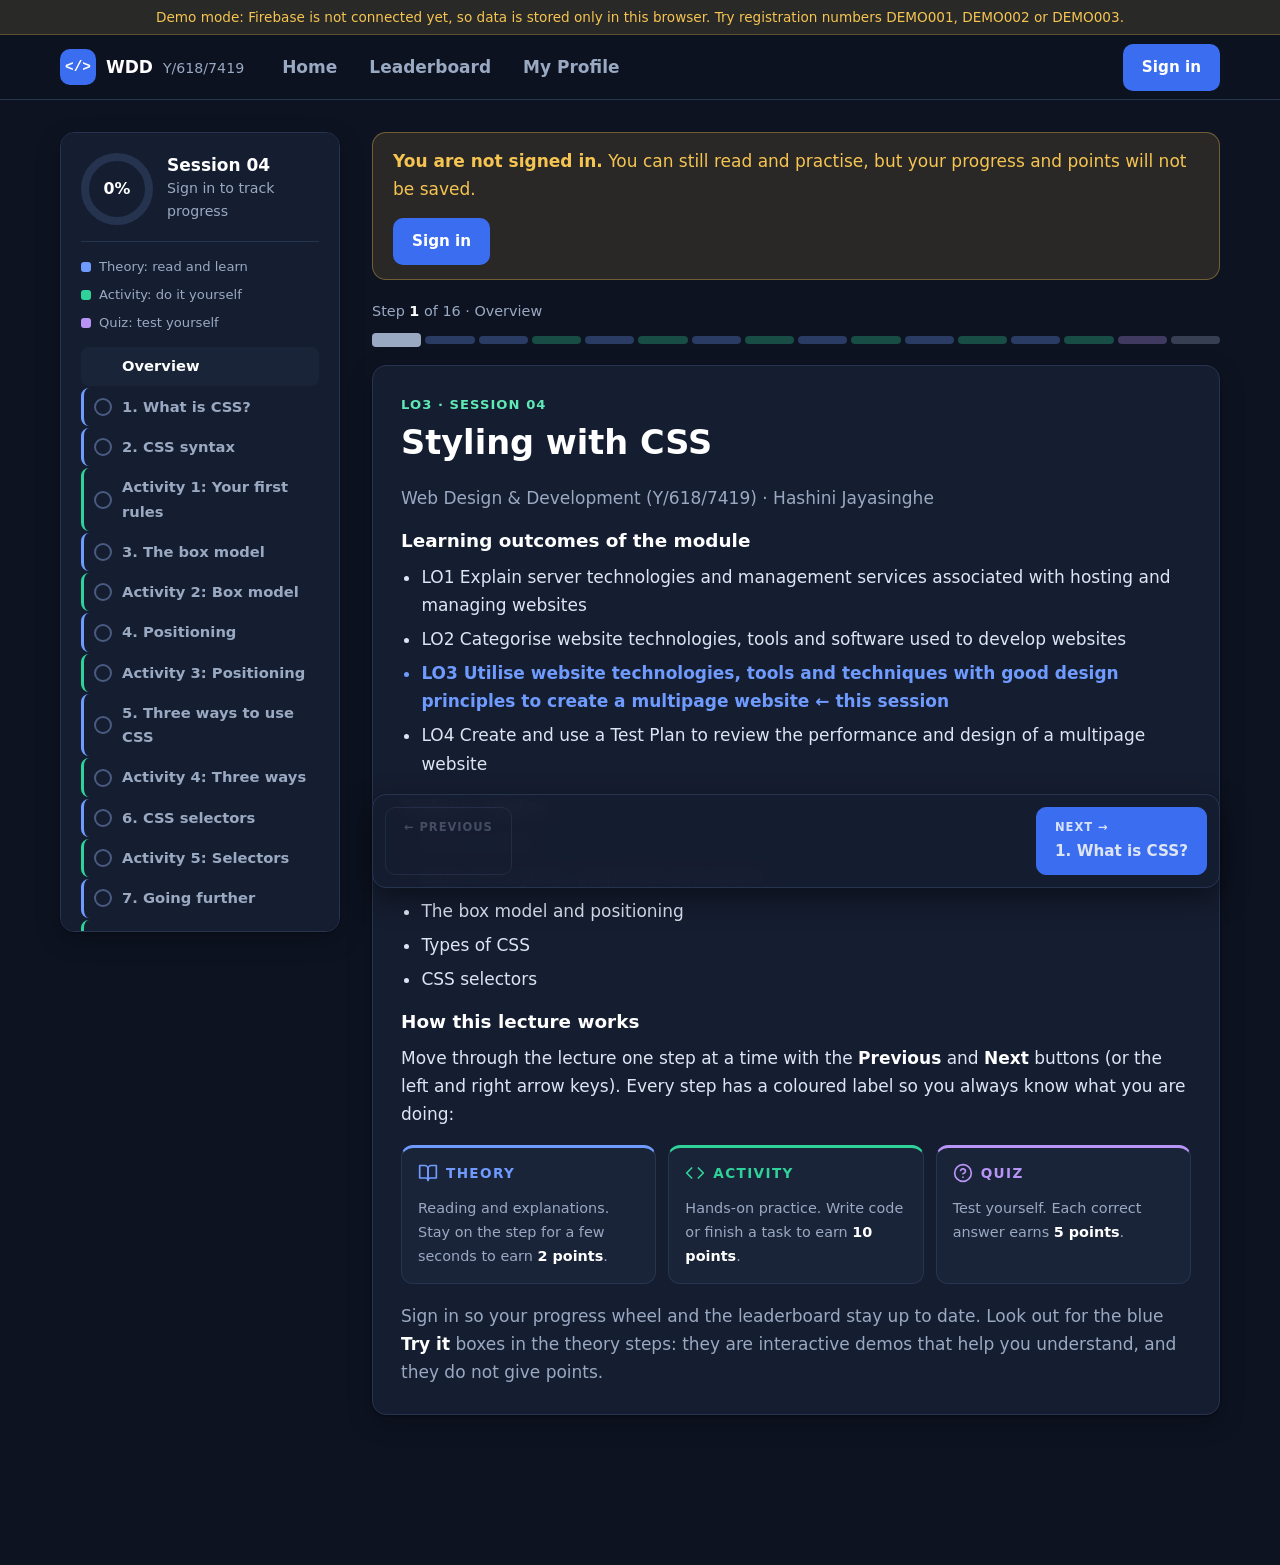
<file: lectures/lo3/session-04.html>
<!DOCTYPE html>
<html lang="en">
<head>
  <meta charset="UTF-8">
  <meta name="viewport" content="width=device-width, initial-scale=1.0">
  <title>Session 04 | Web Design &amp; Development</title>
  <link rel="stylesheet" href="../../css/style.css">
</head>
<!-- data-root tells the shared code how to get back to the site's main folder -->
<body data-root="../../" data-page="lecture">

  <header id="site-header" class="site-header"></header>

  <div class="container lecture-layout">

    <!-- Filled in by js/lecture.js: progress wheel + contents list -->
    <aside class="lecture-sidebar" id="lecture-sidebar" aria-label="Lecture contents"></aside>

    <main class="lecture-main">
      <div id="signin-banner"></div>

      <!-- ============================================================
           OVERVIEW (not tracked for progress)
           ============================================================ -->
      <section class="card lecture-hero" id="overview" data-toc="Overview">
        <p class="eyebrow">LO3 &middot; Session 04</p>
        <h1>Styling with CSS</h1>
        <p class="muted">Web Design &amp; Development (Y/618/7419) &middot; Hashini Jayasinghe</p>

        <h3>Learning outcomes of the module</h3>
        <ul class="lo-list">
          <li>LO1 Explain server technologies and management services associated with hosting and managing websites</li>
          <li>LO2 Categorise website technologies, tools and software used to develop websites</li>
          <li class="focus">LO3 Utilise website technologies, tools and techniques with good design principles to create a multipage website &larr; this session</li>
          <li>LO4 Create and use a Test Plan to review the performance and design of a multipage website</li>
        </ul>

        <h3>Today's topics</h3>
        <ul class="lo-list">
          <li>What is CSS?</li>
          <li>Basic CSS syntax, properties and values</li>
          <li>The box model and positioning</li>
          <li>Types of CSS</li>
          <li>CSS selectors</li>
        </ul>

        <h3>How this lecture works</h3>
        <p>Move through the lecture one step at a time with the <strong>Previous</strong> and <strong>Next</strong> buttons
          (or the left and right arrow keys). Every step has a coloured label so you always know what you are doing:</p>
        <div class="type-guide">
          <div class="g-read"><span class="type-tag type-read">Theory</span><p>Reading and explanations. Stay on the step for a few seconds to earn <strong>2 points</strong>.</p></div>
          <div class="g-activity"><span class="type-tag type-activity">Activity</span><p>Hands-on practice. Write code or finish a task to earn <strong>10 points</strong>.</p></div>
          <div class="g-quiz"><span class="type-tag type-quiz">Quiz</span><p>Test yourself. Each correct answer earns <strong>5 points</strong>.</p></div>
        </div>
        <p class="muted">Sign in so your progress wheel and the leaderboard stay up to date. Look out for the blue <strong>Try it</strong> boxes in the theory steps: they are interactive demos that help you understand, and they do not give points.</p>
      </section>

      <!-- ============================================================
           1. WHAT IS CSS?
           ============================================================ -->
      <section class="card" id="what" data-toc="1. What is CSS?" data-item="r_what" data-type="read">
        <div class="section-label"><span class="type-tag type-read">Theory</span><span class="type-hint">Read and learn</span><span class="points-tag">+2 points</span></div>
        <h2>What is CSS?</h2>
        <p><strong>CSS</strong> stands for <strong>Cascading Style Sheets</strong>. It is the language we use to <strong>style an
          HTML document</strong>. It describes how HTML elements should be displayed, bringing your web pages to life with
          colours, layouts and visual effects.</p>
        <p>Remember from Session 01: HTML is the structure, CSS is the style, and JavaScript is the behaviour. CSS never
          changes <em>what</em> is on the page, only <em>how it looks</em>.</p>

        <div class="demo" id="css-toggle-demo">
          <span class="demo-tag">Try it</span>
          <p class="muted" style="margin-bottom:10px">This is the same HTML twice. Switch CSS on and off.</p>
          <div class="demo-buttons">
            <button type="button" class="btn btn-ghost btn-small" id="css-off">HTML only</button>
            <button type="button" class="btn btn-ghost btn-small" id="css-on">HTML + CSS</button>
          </div>
          <iframe class="demo-frame" id="css-toggle-frame" title="Same page with and without CSS" sandbox="" style="height:200px"></iframe>
          <pre class="code demo-code" id="css-toggle-code-box" hidden><code id="css-toggle-code"></code></pre>
          <p class="demo-caption" id="css-toggle-caption"></p>
        </div>

        <div class="callout">
          <strong>Why "cascading"?</strong>
          <p>Many rules can apply to the same element. CSS has a clear order for deciding which rule wins, so the styles
            "cascade" down like a waterfall. You will see the details when we look at selectors.</p>
        </div>
      </section>

      <!-- ============================================================
           2. CSS SYNTAX
           ============================================================ -->
      <section class="card" id="syntax" data-toc="2. CSS syntax" data-item="r_syntax" data-type="read">
        <div class="section-label"><span class="type-tag type-read">Theory</span><span class="type-hint">Read and learn</span><span class="points-tag">+2 points</span></div>
        <h2>Understanding the core: CSS syntax</h2>
        <p>Every CSS rule consists of a <strong>selector</strong> and a <strong>declaration block</strong>.</p>
        <ul>
          <li>The <strong>selector</strong> points to the HTML element you want to style.</li>
          <li>The <strong>declaration block</strong> (inside curly braces) contains one or more declarations, <strong>separated by semicolons</strong>.</li>
        </ul>

        <div class="anatomy" role="img" aria-label="A CSS rule: selector p, then in curly braces the property color with value blue, and the property font-size with value 12px">
          <div class="anatomy-code"><span class="a-content">p</span> {
            <span class="a-attr">color</span>: <span class="a-val">blue</span>;
            <span class="a-attr">font-size</span>: <span class="a-val">12px</span>; }</div>
          <div class="legend">
            <span class="l-content">Selector</span>
            <span class="l-attr">Property</span>
            <span class="l-val">Value</span>
          </div>
        </div>

        <h3>Properties and values</h3>
        <p>A declaration includes a CSS <strong>property</strong> name, a colon, and a property <strong>value</strong>.
          Properties are the aspects you want to change (for example <code>color</code>, <code>font-size</code>).
          Values say how they should look (for example <code>blue</code>, <code>16px</code>).</p>
        <div class="table-wrap">
          <table class="table">
            <thead><tr><th>Property</th><th>What it changes</th><th>Example value</th></tr></thead>
            <tbody>
              <tr><td><code>color</code></td><td>Text colour</td><td><code>blue</code>, <code>#3b6df0</code>, <code>rgb(59, 109, 240)</code></td></tr>
              <tr><td><code>background-color</code></td><td>Background colour</td><td><code>lightyellow</code></td></tr>
              <tr><td><code>font-size</code></td><td>Size of the text</td><td><code>16px</code>, <code>1.2em</code></td></tr>
              <tr><td><code>font-family</code></td><td>The typeface</td><td><code>Arial, sans-serif</code></td></tr>
              <tr><td><code>text-align</code></td><td>Left, centre or right</td><td><code>center</code></td></tr>
              <tr><td><code>width</code> / <code>height</code></td><td>Size of an element</td><td><code>300px</code>, <code>50%</code></td></tr>
            </tbody>
          </table>
        </div>

        <div class="demo" id="syntax-demo">
          <span class="demo-tag">Try it</span>
          <p class="muted" style="margin-bottom:10px">Change the values and watch the rule being written for you.</p>
          <div class="demo-controls">
            <label for="pg-color">color</label>
            <input type="color" id="pg-color" value="#3b6df0">
            <label for="pg-size">font-size <output id="pg-size-out">32px</output></label>
            <input type="range" id="pg-size" min="14" max="56" value="32">
            <label for="pg-align">text-align</label>
            <select id="pg-align"><option>left</option><option>center</option><option>right</option></select>
          </div>
          <div class="demo-stage"><div class="demo-page"><h1 id="pg-heading">Hello, CSS!</h1></div></div>
          <pre class="code demo-code"><code id="pg-code"></code></pre>
        </div>
      </section>

      <!-- ============================================================
           ACTIVITY 1: FIRST RULES
           ============================================================ -->
      <section class="card" id="act-syntax" data-toc="Activity 1: Your first rules" data-item="a_syntax" data-type="activity">
        <div class="section-label"><span class="type-tag type-activity">Activity 1</span><span class="type-hint">Do it yourself</span><span class="points-tag">+10 points</span></div>
        <h2>Write your first CSS rules</h2>
        <p>The page below has a <code>&lt;style&gt;</code> block waiting for you. Write the rules that meet the goals and watch
          the preview change.</p>
        <div class="code-lab" data-activity="a_syntax"></div>
      </section>

      <!-- ============================================================
           3. THE BOX MODEL
           ============================================================ -->
      <section class="card" id="box" data-toc="3. The box model" data-item="r_box" data-type="read">
        <div class="section-label"><span class="type-tag type-read">Theory</span><span class="type-hint">Read and learn</span><span class="points-tag">+2 points</span></div>
        <h2>The CSS box model</h2>
        <p>Every HTML element is treated as a <strong>rectangular box</strong>, made of four layers:</p>
        <ul>
          <li><strong>Content:</strong> the actual text or image inside the box.</li>
          <li><strong>Padding:</strong> clears an area around the content, <em>inside</em> the border.</li>
          <li><strong>Border:</strong> a line that goes around the padding and content.</li>
          <li><strong>Margin:</strong> clears an area <em>outside</em> the border, creating space between elements.</li>
        </ul>

        <div class="demo" id="box-demo">
          <span class="demo-tag">Try it</span>
          <div class="demo-controls">
            <label for="bm-m">margin <output id="bm-m-out">20px</output></label>
            <input type="range" id="bm-m" min="0" max="50" value="20">
            <label for="bm-b">border <output id="bm-b-out">4px</output></label>
            <input type="range" id="bm-b" min="0" max="20" value="4">
            <label for="bm-p">padding <output id="bm-p-out">20px</output></label>
            <input type="range" id="bm-p" min="0" max="50" value="20">
          </div>
          <div class="demo-stage" style="text-align:center">
            <div class="bm-margin" id="bm-margin"><div class="bm-border" id="bm-border"><div class="bm-padding" id="bm-padding"><div class="bm-content">Content</div></div></div></div>
          </div>
          <div class="bm-legend"><span class="m">Margin</span><span class="b">Border</span><span class="p">Padding</span><span class="c">Content</span></div>
          <pre class="code demo-code"><code id="bm-code"></code></pre>
          <p class="demo-caption" id="bm-total"></p>
        </div>

        <div class="callout callout-tip">
          <strong>Shorthand</strong>
          <p><code>padding: 10px;</code> sets all four sides. <code>padding: 10px 20px 5px 15px;</code> goes clockwise from the top:
            top, right, bottom, left. <code>margin</code> works the same way.</p>
        </div>
      </section>

      <!-- ============================================================
           ACTIVITY 2: BOX MODEL
           ============================================================ -->
      <section class="card" id="act-box" data-toc="Activity 2: Box model" data-item="a_box" data-type="activity">
        <div class="section-label"><span class="type-tag type-activity">Activity 2</span><span class="type-hint">Do it yourself</span><span class="points-tag">+10 points</span></div>
        <h2>Style a box</h2>
        <p>Turn the plain div into a tidy card using all four layers of the box model.</p>
        <div class="code-lab" data-activity="a_box"></div>
      </section>

      <!-- ============================================================
           4. POSITIONING
           ============================================================ -->
      <section class="card" id="position" data-toc="4. Positioning" data-item="r_position" data-type="read">
        <div class="section-label"><span class="type-tag type-read">Theory</span><span class="type-hint">Read and learn</span><span class="points-tag">+2 points</span></div>
        <h2>Positioning elements: relative vs. absolute</h2>
        <div class="grid grid-2">
          <div class="idea"><h3>Relative positioning</h3>
            <p>The element is positioned <strong>relative to its normal position</strong>. The offsets (<code>top</code>, <code>bottom</code>,
              <code>left</code>, <code>right</code>) move it away from where it would normally be. The space it used to fill stays reserved.</p></div>
          <div class="idea"><h3>Absolute positioning</h3>
            <p>The element is positioned <strong>relative to its nearest positioned ancestor</strong> (instead of the page). It is
              <strong>removed from the normal flow</strong>, so other elements ignore it. This allows precise placement.</p></div>
        </div>

<pre class="code"><code>.box-2 { position: relative; top: 20px; left: 30px; }
.box-4 { position: absolute; top: 0; right: 0; }</code></pre>

        <div class="demo" id="position-demo">
          <span class="demo-tag">Try it</span>
          <p class="muted" style="margin-bottom:10px">Box 2 is the green one. Change its <code>position</code> and move it with <code>top</code> and <code>left</code>.
            Watch what happens to box 3.</p>
          <div class="demo-buttons" id="pos-buttons"></div>
          <div class="demo-controls">
            <label for="pos-top">top <output id="pos-top-out">20px</output></label>
            <input type="range" id="pos-top" min="0" max="90" value="20">
            <label for="pos-left">left <output id="pos-left-out">60px</output></label>
            <input type="range" id="pos-left" min="0" max="200" value="60">
            <label style="grid-column:1 / -1;justify-content:flex-start;gap:8px;align-items:center">
              <input type="checkbox" id="pos-parent" checked> The parent box has <code>position: relative</code></label>
          </div>
          <div class="demo-stage">
            <div class="pos-parent" id="pos-parent-box">
              <div class="pos-box b1">Box 1</div>
              <div class="pos-box b2" id="pos-box2">Box 2</div>
              <div class="pos-box b3">Box 3</div>
              <div class="pos-ghost" id="pos-ghost" hidden></div>
              <span class="pos-label">parent</span>
            </div>
          </div>
          <pre class="code demo-code"><code id="pos-code"></code></pre>
          <p class="demo-caption" id="pos-caption"></p>
        </div>

        <h3>Other position values</h3>
        <div class="table-wrap">
          <table class="table">
            <thead><tr><th>Value</th><th>Behaviour</th></tr></thead>
            <tbody>
              <tr><td><code>static</code></td><td>The default. Normal flow. <code>top</code> and <code>left</code> do nothing</td></tr>
              <tr><td><code>relative</code></td><td>Moves from its normal place; the gap stays</td></tr>
              <tr><td><code>absolute</code></td><td>Placed from the nearest positioned ancestor; leaves the flow</td></tr>
              <tr><td><code>fixed</code></td><td>Stays in the same place on the screen while you scroll (for example a top menu)</td></tr>
              <tr><td><code>sticky</code></td><td>Scrolls normally, then sticks when it reaches a set position</td></tr>
            </tbody>
          </table>
        </div>
      </section>

      <!-- ============================================================
           ACTIVITY 3: POSITIONING
           ============================================================ -->
      <section class="card" id="act-position" data-toc="Activity 3: Positioning" data-item="a_position" data-type="activity">
        <div class="section-label"><span class="type-tag type-activity">Activity 3</span><span class="type-hint">Do it yourself</span><span class="points-tag">+10 points</span></div>
        <h2>Pin a badge to a card</h2>
        <p>Online shops often pin a "NEW" badge to the corner of a product card. Do it with absolute positioning.</p>
        <div class="code-lab" data-activity="a_position"></div>
      </section>

      <!-- ============================================================
           5. THREE WAYS TO APPLY CSS
           ============================================================ -->
      <section class="card" id="ways" data-toc="5. Three ways to use CSS" data-item="r_ways" data-type="read">
        <div class="section-label"><span class="type-tag type-read">Theory</span><span class="type-hint">Read and learn</span><span class="points-tag">+2 points</span></div>
        <h2>Three ways to apply CSS to your HTML</h2>
        <div class="grid grid-3">
          <div class="idea"><h3>Inline styles</h3>
            <p>Applied directly to one element with the <code>style</code> attribute. Best for unique, one-off styling, but can make code hard to manage.</p></div>
          <div class="idea"><h3>Internal styles</h3>
            <p>Written inside <code>&lt;style&gt;</code> tags in the <code>&lt;head&gt;</code> of one HTML document. Ideal for single-page styles.</p></div>
          <div class="idea"><h3>External stylesheet</h3>
            <p>Written in a separate <code>.css</code> file and linked to the HTML. <strong>The most common and recommended way</strong> for large websites.</p></div>
        </div>

        <div class="demo" id="ways-demo">
          <span class="demo-tag">Try it</span>
          <p class="muted" style="margin-bottom:10px">Three different pieces of code, one result. Pick a way to see its code.</p>
          <div class="demo-buttons" id="ways-buttons"></div>
          <iframe class="demo-frame" id="ways-frame" title="Result" sandbox="" style="height:90px"></iframe>
          <pre class="code demo-code"><code id="ways-code"></code></pre>
          <p class="demo-caption" id="ways-caption"></p>
        </div>

        <div class="callout callout-note">
          <strong>When rules clash</strong>
          <p>If two rules style the same thing differently, an inline style beats the others. Between an internal and an
            external stylesheet, the one that comes <em>later</em> in the page wins.</p>
        </div>
      </section>

      <!-- ============================================================
           ACTIVITY 4: THREE WAYS
           ============================================================ -->
      <section class="card" id="act-ways" data-toc="Activity 4: Three ways" data-item="a_ways" data-type="activity">
        <div class="section-label"><span class="type-tag type-activity">Activity 4</span><span class="type-hint">Do it yourself</span><span class="points-tag">+10 points</span></div>
        <h2>Try all three ways</h2>
        <p>Style the same page using inline, internal and external CSS.</p>
        <div class="code-lab" data-activity="a_ways"></div>
      </section>

      <!-- ============================================================
           6. SELECTORS
           ============================================================ -->
      <section class="card" id="selectors" data-toc="6. CSS selectors" data-item="r_selectors" data-type="read">
        <div class="section-label"><span class="type-tag type-read">Theory</span><span class="type-hint">Read and learn</span><span class="points-tag">+2 points</span></div>
        <h2>Powerful CSS selectors for precise styling</h2>
        <p>Selectors are <strong>patterns used to select the HTML elements</strong> you want to style. Mastering them is key to
          efficient and effective CSS.</p>

        <div class="grid grid-2">
          <div class="idea"><h3>Element selector</h3>
            <p>Targets <strong>all instances</strong> of an HTML element, such as <code>p</code> for paragraphs or <code>h1</code> for main headings.</p>
            <p class="example"><code>p { color: navy; }</code></p></div>
          <div class="idea"><h3>Class selector</h3>
            <p>Targets elements with a specific <code>class</code> attribute. Identified by a <strong>dot (.)</strong> followed by the class name. Many elements can share a class.</p>
            <p class="example"><code>.note { color: green; }</code> &rarr; <code>&lt;p class="note"&gt;</code></p></div>
          <div class="idea"><h3>ID selector</h3>
            <p>Targets a <strong>single, unique</strong> element with a specific <code>id</code> attribute. Identified by a <strong>hash (#)</strong> followed by the ID name. Use each id only once per page.</p>
            <p class="example"><code>#unique-id { color: red; }</code> &rarr; <code>&lt;p id="unique-id"&gt;</code></p></div>
          <div class="idea"><h3>Grouping selector</h3>
            <p>Applies the <strong>same style to several selectors</strong> by separating them with commas.</p>
            <p class="example"><code>h1, h2, p { font-family: Arial; }</code></p></div>
        </div>

        <div class="demo" id="selector-demo">
          <span class="demo-tag">Try it</span>
          <p class="muted" style="margin-bottom:10px">Type a selector (or pick one) and see which elements it would select.</p>
          <div class="selector-input">
            <input type="text" id="selector-box" value="p" aria-label="CSS selector" autocomplete="off" spellcheck="false">
          </div>
          <div class="demo-buttons" id="selector-presets"></div>
          <div class="demo-stage"><div class="demo-page" id="selector-page">
            <h1 id="main-title">Web Design</h1>
            <h2>CSS selectors</h2>
            <p class="note">A paragraph with the class "note".</p>
            <p>A normal paragraph.</p>
            <p class="note" id="last-note">Another "note" paragraph with the id "last-note".</p>
          </div></div>
          <p class="demo-caption" id="selector-caption"></p>
        </div>
      </section>

      <!-- ============================================================
           ACTIVITY 5: SELECTORS
           ============================================================ -->
      <section class="card" id="act-selectors" data-toc="Activity 5: Selectors" data-item="a_selectors" data-type="activity">
        <div class="section-label"><span class="type-tag type-activity">Activity 5</span><span class="type-hint">Do it yourself</span><span class="points-tag">+10 points</span></div>
        <h2>Use all four selectors</h2>
        <p>Practise element, class, id and grouping selectors on one page.</p>
        <div class="code-lab" data-activity="a_selectors"></div>
      </section>

      <!-- ============================================================
           7. ADVANCED + BEST PRACTICES
           ============================================================ -->
      <section class="card" id="advanced" data-toc="7. Going further" data-item="r_advanced" data-type="read">
        <div class="section-label"><span class="type-tag type-read">Theory</span><span class="type-hint">Read and learn</span><span class="points-tag">+2 points</span></div>
        <h2>Advanced CSS techniques for modern websites</h2>
        <p>Once you master the fundamentals, explore these areas to build more dynamic and responsive designs:</p>
        <div class="grid grid-3">
          <div class="idea"><h3>Flexbox &amp; Grid layout</h3><p>Powerful tools for creating complex, responsive layouts with ease.</p></div>
          <div class="idea"><h3>Responsive design</h3><p>Use media queries so a page adapts from desktops to mobile phones, for a better user experience.</p></div>
          <div class="idea"><h3>Transitions &amp; animations</h3><p>Add smooth movement and effects (for example a button that fades colour on hover) to enhance the user experience.</p></div>
        </div>

        <div class="demo" id="flex-demo">
          <span class="demo-tag">Try it</span>
          <p class="muted" style="margin-bottom:10px">A taste of Flexbox: change how three boxes are laid out.</p>
          <div class="demo-controls">
            <label for="flex-direction">flex-direction</label>
            <select id="flex-direction"><option>row</option><option>column</option></select>
            <label for="flex-justify">justify-content</label>
            <select id="flex-justify"><option>flex-start</option><option>center</option><option>space-between</option><option>flex-end</option></select>
            <label for="flex-align">align-items</label>
            <select id="flex-align"><option>flex-start</option><option>center</option><option>flex-end</option></select>
          </div>
          <div class="flex-stage" id="flex-stage"><div class="flex-box">1</div><div class="flex-box">2</div><div class="flex-box">3</div></div>
          <pre class="code demo-code"><code id="flex-code"></code></pre>
        </div>

        <h2 style="margin-top:28px">Best practices: clean and maintainable CSS</h2>
        <div class="grid grid-3">
          <div class="idea"><h3>Organise your code</h3><p>Use comments, consistent naming conventions and modular CSS for better readability and maintainability.</p></div>
          <div class="idea"><h3>Prioritise specificity</h3><p>Understand how different selectors override each other, to avoid unexpected styling issues.</p></div>
          <div class="idea"><h3>Validate your CSS</h3><p>Use a CSS validator (such as the <a href="https://jigsaw.w3.org/css-validator/" target="_blank" rel="noopener">W3C CSS Validator</a>) to catch errors and check cross-browser compatibility.</p></div>
        </div>

        <h3 style="margin-top:24px">Which rule wins? (specificity)</h3>
        <div class="table-wrap">
          <table class="table">
            <thead><tr><th>Strongest to weakest</th><th>Example</th></tr></thead>
            <tbody>
              <tr><td>1. Inline style</td><td><code>&lt;p style="color: red;"&gt;</code></td></tr>
              <tr><td>2. ID selector</td><td><code>#intro { color: green; }</code></td></tr>
              <tr><td>3. Class selector</td><td><code>.note { color: blue; }</code></td></tr>
              <tr><td>4. Element selector</td><td><code>p { color: black; }</code></td></tr>
            </tbody>
          </table>
        </div>
      </section>

      <!-- ============================================================
           ACTIVITY 6: RESTYLE MYWEBPAGE (from the slides)
           ============================================================ -->
      <section class="card" id="act-mypage" data-toc="Activity 6: Restyle MyWebPage" data-item="a_mypage" data-type="activity">
        <div class="section-label"><span class="type-tag type-activity">Activity 6</span><span class="type-hint">Do it yourself</span><span class="points-tag">+10 points</span></div>
        <h2>Update MyWebPage.html with style changes</h2>
        <p>Back to the page you built in Session 01. Update it with the style changes below. Compare your result with the
          finished page.</p>
        <div class="code-lab" data-activity="a_mypage"></div>
        <div class="callout callout-note">
          <strong>Do it in VS Code too</strong>
          <p>Copy your finished code into <code>MyWebPage.html</code> and then try the <em>external</em> way: move the CSS into
            <code>style.css</code> and link it from the <code>&lt;head&gt;</code>.</p>
        </div>
      </section>

      <!-- ============================================================
           QUIZ
           ============================================================ -->
      <section class="card" id="quiz-section" data-toc="Quiz" data-item="quiz" data-type="quiz">
        <div class="section-label"><span class="type-tag type-quiz">Quiz</span><span class="type-hint">Test yourself</span><span class="points-tag">up to 50 points</span></div>
        <h2>Check your understanding</h2>
        <div id="quiz"></div>
      </section>

      <!-- ============================================================
           SUMMARY (not tracked)
           ============================================================ -->
      <section class="card" id="summary" data-toc="Summary">
        <h2>Summary</h2>
        <ul>
          <li>CSS (Cascading Style Sheets) styles HTML. A rule is a <strong>selector</strong> plus a <strong>declaration block</strong> of <code>property: value;</code> pairs.</li>
          <li>Every element is a box: <strong>content, padding, border, margin</strong>.</li>
          <li><code>position: relative</code> moves an element from its normal place. <code>position: absolute</code> places it from the nearest positioned ancestor.</li>
          <li>CSS can be <strong>inline</strong>, <strong>internal</strong> or <strong>external</strong>. External stylesheets are best for real websites.</li>
          <li>Selectors: <code>element</code>, <code>.class</code>, <code>#id</code> and <code>grouping, selectors</code>.</li>
          <li>Keep CSS clean: comment it, understand specificity and validate it.</li>
        </ul>
        <div class="callout callout-tip">
          <strong>Before the next session</strong>
          <p>Finish any activities you have not completed. Then style your own assignment pages with an external stylesheet.</p>
        </div>
        <p><a class="btn btn-primary" href="../../leaderboard.html">See the leaderboard</a>
          <a class="btn btn-ghost" href="../../index.html">Back to all lectures</a></p>
      </section>

    </main>
  </div>

  <script type="module" src="session-04.js"></script>
</body>
</html>
</file>
<file: css/style.css>
/* css/style.css
   Dark theme made for reading and learning.
   Change the colours in the :root block and the whole site follows.

   Colour code used everywhere on lecture pages:
     BLUE   = theory (read)
     GREEN  = activity (do)
     PURPLE = quiz                                                       */

:root {
  color-scheme: dark; /* dark scrollbars and form controls */

  --bg: #0d1321;
  --surface: #151d30;
  --surface-2: #1a2438;
  --line: #273450;

  --text: #dde5f3;
  --heading: #ffffff;
  --muted: #9aa9c2;

  --primary: #6f9bff;            /* links and accents */
  --primary-bg: #3b6df0;         /* filled buttons */
  --primary-bg-hover: #4f7df5;
  --primary-soft: rgba(111, 155, 255, 0.14);

  --accent: #2fd39a;
  --accent-text: #5eeab5;
  --accent-soft: rgba(47, 211, 154, 0.14);

  --purple: #b794f6;
  --purple-soft: rgba(183, 148, 246, 0.14);

  --warn: #f5c451;
  --warn-soft: rgba(245, 196, 81, 0.12);
  --danger: #ff7a7a;
  --danger-soft: rgba(255, 122, 122, 0.14);

  --code-bg: #0e1628;
  --input-border: #3a4b70;
  --track: #26334f;

  /* section type colours */
  --theory: #6f9bff;
  --theory-soft: rgba(111, 155, 255, 0.12);
  --activity: #2fd39a;
  --activity-soft: rgba(47, 211, 154, 0.12);
  --quiz: #b794f6;
  --quiz-soft: rgba(183, 148, 246, 0.12);

  --radius: 14px;
  --shadow: 0 1px 2px rgba(0, 0, 0, 0.3), 0 8px 24px rgba(0, 0, 0, 0.25);
  --font: "Segoe UI", system-ui, -apple-system, "Helvetica Neue", Arial, sans-serif;
  --mono: ui-monospace, "Cascadia Code", Consolas, Menlo, monospace;
}

/* ---------- Basics ---------- */
* { box-sizing: border-box; }
[hidden] { display: none !important; }

html { scroll-behavior: smooth; scroll-padding-top: 84px; }

body {
  margin: 0;
  font-family: var(--font);
  font-size: 17px;
  line-height: 1.65;
  color: var(--text);
  background: var(--bg);
}

h1, h2, h3, h4 { line-height: 1.25; margin: 0 0 0.6em; color: var(--heading); }
h1 { font-size: 2rem; }
h2 { font-size: 1.5rem; }
h3 { font-size: 1.15rem; }
p { margin: 0 0 1em; }
a { color: var(--primary); }
a:hover { color: #a9c3ff; }
img { max-width: 100%; }
.muted { color: var(--muted); }
small { color: var(--muted); }
strong { color: #fff; }

:focus-visible { outline: 3px solid #6f9bff; outline-offset: 2px; border-radius: 4px; }

.container { width: min(1160px, 100% - 32px); margin-inline: auto; }

/* ---------- Header ---------- */
.demo-banner {
  background: var(--warn-soft);
  color: var(--warn);
  text-align: center;
  font-size: 0.85rem;
  padding: 6px 16px;
  border-bottom: 1px solid rgba(245, 196, 81, 0.25);
}

.site-header {
  position: sticky;
  top: 0;
  z-index: 20;
  background: rgba(13, 19, 33, 0.92);
  backdrop-filter: blur(8px);
  border-bottom: 1px solid var(--line);
}

.header-inner { display: flex; align-items: center; gap: 24px; min-height: 64px; flex-wrap: wrap; padding-block: 6px; }

.brand { display: flex; align-items: center; gap: 10px; text-decoration: none; font-weight: 700; color: var(--heading); }
.brand:hover { color: var(--heading); }
.brand small { font-weight: 500; margin-left: 4px; }
.brand-mark {
  display: grid; place-items: center;
  width: 36px; height: 36px; border-radius: 10px;
  background: var(--primary-bg); color: #fff; font-family: var(--mono); font-size: 0.9rem;
}

.nav { display: flex; gap: 4px; flex: 1; }
.nav a { padding: 8px 14px; border-radius: 10px; text-decoration: none; color: var(--muted); font-weight: 600; }
.nav a:hover { background: var(--primary-soft); color: #fff; }
.nav a[aria-current="page"] { background: var(--primary-soft); color: #fff; }

.user-chip {
  display: flex; align-items: center; gap: 10px;
  padding: 4px 14px 4px 6px; border-radius: 999px;
  background: var(--surface-2); border: 1px solid var(--line);
  text-decoration: none; color: var(--text);
}
.user-chip:hover { border-color: var(--primary); color: var(--text); }
.user-chip-text { display: flex; flex-direction: column; line-height: 1.2; }
.user-chip-text strong { font-size: 0.92rem; max-width: 140px; overflow: hidden; text-overflow: ellipsis; white-space: nowrap; }
.user-chip-text small { font-size: 0.78rem; }

/* ---------- Buttons ---------- */
.btn {
  display: inline-flex; align-items: center; justify-content: center; gap: 8px;
  padding: 10px 18px; border-radius: 10px; border: 1px solid transparent;
  font: inherit; font-weight: 600; font-size: 0.95rem; cursor: pointer; text-decoration: none;
  transition: background 0.15s, border-color 0.15s, transform 0.05s;
}
.btn:active { transform: translateY(1px); }
.btn:disabled { opacity: 0.45; cursor: not-allowed; }
.btn-primary { background: var(--primary-bg); color: #fff; }
.btn-primary:hover { background: var(--primary-bg-hover); color: #fff; }
.btn-ghost { background: transparent; color: var(--text); border-color: var(--input-border); }
.btn-ghost:hover { background: var(--primary-soft); border-color: var(--primary); color: #fff; }
.btn-success { background: var(--accent); color: #05261b; }
.btn-success:hover { background: #55e3b2; color: #05261b; }
.btn-small { padding: 6px 12px; font-size: 0.85rem; }

/* ---------- Cards and layout helpers ---------- */
.card {
  background: var(--surface);
  border: 1px solid var(--line);
  border-radius: var(--radius);
  box-shadow: var(--shadow);
  padding: 28px;
  margin-bottom: 24px;
}
.card > :last-child { margin-bottom: 0; }

.grid { display: grid; gap: 16px; }
.grid-2 { grid-template-columns: repeat(2, 1fr); }
.grid-3 { grid-template-columns: repeat(3, 1fr); }

.chip {
  display: inline-block; padding: 2px 10px; border-radius: 999px;
  background: var(--primary-soft); color: var(--primary);
  font-size: 0.78rem; font-weight: 700; letter-spacing: 0.02em;
}
.badge { display: inline-block; padding: 2px 10px; border-radius: 999px; font-size: 0.78rem; font-weight: 700; }
.badge-live { background: var(--accent-soft); color: var(--accent-text); }
.badge-soon { background: var(--surface-2); color: var(--muted); }

.callout {
  border-left: 4px solid var(--primary);
  background: var(--primary-soft);
  padding: 14px 18px; border-radius: 0 10px 10px 0; margin: 18px 0;
}
.callout > :last-child { margin-bottom: 0; }
.callout-tip { border-color: var(--accent); background: var(--accent-soft); }
.callout-note { border-color: var(--warn); background: var(--warn-soft); }
.callout strong:first-child { display: block; margin-bottom: 2px; }

/* ---------- Home page ---------- */
.hero { padding: 48px 0 24px; }
.hero-card {
  background: linear-gradient(135deg, #17213a 0%, #1b2c57 100%);
  border: 1px solid #2c3d68; border-radius: 20px;
  padding: 40px; box-shadow: var(--shadow);
  display: flex; gap: 32px; align-items: center; justify-content: space-between; flex-wrap: wrap;
}
.hero-card h1 { font-size: 2.4rem; margin-bottom: 0.3em; }
.hero-meta { display: flex; flex-wrap: wrap; gap: 10px 28px; margin-top: 18px; }
.hero-meta div { display: flex; flex-direction: column; }
.hero-meta span { font-size: 0.78rem; text-transform: uppercase; letter-spacing: 0.06em; color: var(--muted); font-weight: 700; }
.hero-meta strong { font-size: 1.05rem; }
.hero-progress { text-align: center; }
.hero-progress p { margin: 8px 0 0; font-size: 0.9rem; color: var(--muted); }

.how-it-works { margin: 8px 0 32px; }
.how-step { display: flex; gap: 12px; align-items: flex-start; }
.how-step .num {
  flex: none; width: 32px; height: 32px; border-radius: 50%;
  background: var(--accent-soft); color: var(--accent-text); font-weight: 700;
  display: grid; place-items: center;
}
.how-step p { margin: 0; font-size: 0.95rem; color: var(--muted); }
.how-step strong { display: block; color: var(--heading); }

.section-title { margin: 8px 0 16px; }

.lo-card { padding: 24px 28px; }
.lo-head { display: flex; gap: 16px; align-items: flex-start; }
.lo-badge {
  flex: none; padding: 6px 12px; border-radius: 10px;
  background: var(--primary-bg); color: #fff; font-weight: 800; letter-spacing: 0.03em;
}
.lo-head h3 { margin: 0 0 8px; font-size: 1.12rem; }
.lo-criteria { display: flex; gap: 6px; flex-wrap: wrap; }

.lecture-list { list-style: none; margin: 18px 0 0; padding: 0; display: grid; gap: 10px; }
.lecture-row {
  display: flex; align-items: center; gap: 16px;
  padding: 14px 16px; border: 1px solid var(--line); border-radius: 12px; background: var(--surface-2);
}
.lecture-row .info { flex: 1; min-width: 0; }
.lecture-row .session { font-size: 0.8rem; font-weight: 700; color: var(--accent-text); text-transform: uppercase; letter-spacing: 0.05em; }
.lecture-row h4 { margin: 0 0 2px; font-size: 1.05rem; }
.lecture-row p { margin: 0; font-size: 0.92rem; color: var(--muted); }
.lecture-empty { margin: 18px 0 0; padding: 14px 16px; border: 1px dashed var(--line); border-radius: 12px; color: var(--muted); font-size: 0.95rem; }

.site-footer { text-align: center; padding: 32px 16px 48px; color: var(--muted); font-size: 0.9rem; }

/* ---------- Progress wheel ---------- */
.wheel { position: relative; display: inline-block; flex: none; }
.wheel svg { display: block; }
.wheel-track { stroke: var(--track); }
.wheel-bar { stroke: var(--accent); transition: stroke-dashoffset 0.8s ease; }
.wheel-text {
  position: absolute; inset: 0; display: grid; place-items: center;
  font-weight: 800; color: var(--heading);
}

/* ---------- Modal (sign in) ---------- */
.modal-overlay {
  position: fixed; inset: 0; z-index: 50;
  background: rgba(3, 6, 14, 0.7);
  display: grid; place-items: center; padding: 16px;
}
.modal {
  background: var(--surface); border: 1px solid var(--line);
  border-radius: 18px; padding: 28px; width: min(420px, 100%); box-shadow: 0 20px 60px rgba(0, 0, 0, 0.6);
}
.modal h2 { margin-bottom: 4px; }
.modal-actions { display: flex; justify-content: flex-end; gap: 10px; margin-top: 18px; }

label { display: block; font-weight: 600; margin-bottom: 6px; font-size: 0.95rem; }
input[type="text"], textarea.field {
  width: 100%; padding: 11px 14px; border: 1px solid var(--input-border); border-radius: 10px;
  font: inherit; background: var(--code-bg); color: var(--text);
}
input[type="text"]:focus, textarea.field:focus { outline: 3px solid rgba(111, 155, 255, 0.4); border-color: var(--primary); }
.form-error { color: var(--danger); font-size: 0.9rem; min-height: 1.3em; margin: 8px 0 0; }

/* ---------- Toast ---------- */
.toast {
  position: fixed; left: 50%; bottom: 96px; transform: translateX(-50%);
  background: #e8eefb; color: #0d1321; padding: 12px 20px; border-radius: 12px;
  box-shadow: 0 8px 24px rgba(0, 0, 0, 0.5); z-index: 60; font-weight: 700;
  animation: toast-in 0.25s ease;
}
.toast-hide { opacity: 0; transition: opacity 0.4s; }
@keyframes toast-in { from { opacity: 0; transform: translate(-50%, 10px); } }

/* ---------- Tables (leaderboard, reference tables) ---------- */
.table-wrap { overflow-x: auto; }
table.table { width: 100%; border-collapse: collapse; font-size: 0.97rem; }
.table th, .table td { text-align: left; padding: 12px 14px; border-bottom: 1px solid var(--line); }
.table th { background: var(--surface-2); font-size: 0.82rem; text-transform: uppercase; letter-spacing: 0.05em; color: var(--muted); }
.leaderboard .rank { width: 70px; font-weight: 800; }
.leaderboard .points { font-weight: 800; color: var(--primary); }
.leaderboard tr.me-row td { background: var(--accent-soft); }
.leaderboard .bar { height: 8px; background: var(--track); border-radius: 999px; overflow: hidden; min-width: 90px; }
.leaderboard .bar span { display: block; height: 100%; background: var(--accent); }

/* ---------- Profile page ---------- */
.profile-top { display: flex; gap: 32px; align-items: center; flex-wrap: wrap; }
.profile-top .info { flex: 1; min-width: 240px; }
.stat-row { display: flex; gap: 28px; margin: 14px 0 0; flex-wrap: wrap; }
.stat strong { display: block; font-size: 1.6rem; line-height: 1.1; color: var(--primary); }
.stat span { font-size: 0.85rem; color: var(--muted); }
.name-form { display: flex; gap: 10px; align-items: flex-end; flex-wrap: wrap; }
.name-form .field-wrap { flex: 1; min-width: 220px; }
.profile-lecture { display: flex; align-items: center; gap: 18px; padding: 14px 0; border-bottom: 1px solid var(--line); }
.profile-lecture:last-child { border-bottom: 0; }
.profile-lecture .info { flex: 1; }
.profile-lecture h4 { margin: 0; }
.profile-lecture p { margin: 0; color: var(--muted); font-size: 0.92rem; }

/* ================================================================
   LECTURE PAGE
   ================================================================ */
.lecture-layout { display: grid; grid-template-columns: 280px 1fr; gap: 32px; padding-top: 32px; padding-bottom: 32px; align-items: start; }
.lecture-sidebar {
  position: sticky; top: 84px; max-height: calc(100vh - 100px); overflow-y: auto;
  background: var(--surface); border: 1px solid var(--line); border-radius: var(--radius);
  padding: 20px; box-shadow: var(--shadow);
}
.sidebar-progress { display: flex; align-items: center; gap: 14px; padding-bottom: 16px; margin-bottom: 14px; border-bottom: 1px solid var(--line); }
.sidebar-progress strong { display: block; line-height: 1.25; }
.sidebar-progress small { display: block; }

/* Legend: shows what the colours mean */
.legend-types { display: grid; gap: 6px; margin: 0 0 14px; padding: 0; list-style: none; font-size: 0.82rem; color: var(--muted); }
.legend-types li { display: flex; align-items: center; gap: 8px; }
.legend-types .dot { width: 10px; height: 10px; border-radius: 3px; flex: none; }
.dot-theory { background: var(--theory); }
.dot-activity { background: var(--activity); }
.dot-quiz { background: var(--quiz); }

.toc { list-style: none; margin: 0; padding: 0; display: grid; gap: 2px; }
.toc a {
  display: flex; gap: 10px; align-items: center;
  padding: 7px 10px; border-radius: 8px; text-decoration: none; color: var(--muted);
  font-size: 0.92rem; font-weight: 600; border-left: 3px solid transparent;
}
.toc a:hover { background: var(--surface-2); color: #fff; }
.toc a.active { background: var(--surface-2); color: #fff; }
.toc li[data-type="read"] a { border-left-color: var(--theory); }
.toc li[data-type="activity"] a { border-left-color: var(--activity); }
.toc li[data-type="quiz"] a { border-left-color: var(--quiz); }
.toc li[data-type="read"] a.active { background: var(--theory-soft); }
.toc li[data-type="activity"] a.active { background: var(--activity-soft); }
.toc li[data-type="quiz"] a.active { background: var(--quiz-soft); }

.tick {
  flex: none; width: 18px; height: 18px; border-radius: 50%;
  border: 2px solid #4a5b80; display: grid; place-items: center;
  font-size: 11px; color: #05261b; line-height: 1; font-weight: 800;
}
.tick.done { background: var(--accent); border-color: var(--accent); }
.tick.done::after { content: "\2713"; }
.tick.none { border: 0; background: transparent; }

.lecture-main { min-width: 0; }
.lecture-main section.card { scroll-margin-top: 84px; }
.lecture-hero h1 { font-size: 2.1rem; }
.eyebrow { font-size: 0.82rem; font-weight: 800; text-transform: uppercase; letter-spacing: 0.08em; color: var(--accent-text); margin-bottom: 6px; }
.signin-banner {
  display: flex; gap: 14px; align-items: center; justify-content: space-between; flex-wrap: wrap;
  background: var(--warn-soft); border: 1px solid rgba(245, 196, 81, 0.35); color: var(--warn);
  border-radius: var(--radius); padding: 14px 20px; margin-bottom: 20px;
}
.signin-banner p { margin: 0; }
.signin-banner strong { color: var(--warn); }

/* ---------- Step bar (top of the lecture) ---------- */
.step-bar { margin-bottom: 18px; }
.step-meta { display: flex; justify-content: space-between; align-items: center; gap: 12px; font-size: 0.9rem; color: var(--muted); margin-bottom: 10px; }
.step-meta strong { color: var(--heading); }
.step-segments { display: flex; gap: 4px; align-items: center; }
.seg {
  flex: 1; height: 8px; padding: 0; border: 0; border-radius: 4px; cursor: pointer;
  background: var(--seg, var(--muted)); opacity: 0.3; transition: opacity 0.15s, height 0.15s;
}
.seg:hover { opacity: 0.65; }
.seg.done { opacity: 0.75; }
.seg.current { opacity: 1; height: 14px; }
.seg[data-type="read"] { --seg: var(--theory); }
.seg[data-type="activity"] { --seg: var(--activity); }
.seg[data-type="quiz"] { --seg: var(--quiz); }

/* ---------- Previous / Next bar (bottom of the lecture) ---------- */
.step-nav {
  position: sticky; bottom: 12px; z-index: 10;
  display: flex; justify-content: space-between; gap: 12px;
  padding: 12px; margin-top: 8px;
  background: rgba(21, 29, 48, 0.96); backdrop-filter: blur(8px);
  border: 1px solid var(--line); border-radius: var(--radius); box-shadow: 0 10px 30px rgba(0, 0, 0, 0.45);
}
.nav-btn {
  display: flex; flex-direction: column; gap: 2px; min-width: 0; max-width: 48%;
  padding: 10px 18px; border-radius: 10px; border: 1px solid var(--input-border);
  background: transparent; color: var(--text); font: inherit; cursor: pointer; text-decoration: none;
}
.nav-btn:hover:not(:disabled) { background: var(--primary-soft); border-color: var(--primary); color: #fff; }
.nav-btn:disabled { opacity: 0.35; cursor: not-allowed; }
.nav-btn .nav-label { font-size: 0.72rem; font-weight: 800; text-transform: uppercase; letter-spacing: 0.08em; color: var(--muted); }
.nav-btn .nav-title { font-weight: 600; font-size: 0.95rem; overflow: hidden; text-overflow: ellipsis; white-space: nowrap; }
.nav-next { text-align: right; margin-left: auto; background: var(--primary-bg); border-color: var(--primary-bg); }
.nav-next .nav-label { color: rgba(255, 255, 255, 0.8); }
.nav-next:hover:not(:disabled) { background: var(--primary-bg-hover); border-color: var(--primary-bg-hover); }

/* ---------- Theory / activity / quiz: clearly different ---------- */
/* Each card gets a coloured top edge, and a coloured label band at the top. */
.lecture-main section.card[data-type="read"] { border-top: 4px solid var(--theory); }
.lecture-main section.card[data-type="activity"] {
  border-top: 4px solid var(--activity);
  background: linear-gradient(180deg, var(--activity-soft) 0, var(--surface) 180px);
}
.lecture-main section.card[data-type="quiz"] {
  border-top: 4px solid var(--quiz);
  background: linear-gradient(180deg, var(--quiz-soft) 0, var(--surface) 180px);
}

.section-label {
  display: flex; align-items: center; gap: 12px;
  margin: -28px -28px 22px; padding: 12px 28px;
  border-bottom: 1px solid var(--line); border-radius: 12px 12px 0 0;
  background: var(--label-soft, transparent);
}
section[data-type="read"] .section-label { --label-soft: var(--theory-soft); }
section[data-type="activity"] .section-label { --label-soft: var(--activity-soft); }
section[data-type="quiz"] .section-label { --label-soft: var(--quiz-soft); }

.type-tag {
  display: inline-flex; align-items: center; gap: 8px;
  font-size: 0.85rem; font-weight: 800; letter-spacing: 0.1em; text-transform: uppercase;
}
.type-tag::before {
  content: ""; width: 20px; height: 20px; background: currentColor;
  -webkit-mask: var(--icon) center / contain no-repeat; mask: var(--icon) center / contain no-repeat;
}
.type-read { color: var(--theory); --icon: url("data:image/svg+xml,%3Csvg xmlns='http://www.w3.org/2000/svg' viewBox='0 0 24 24' fill='none' stroke='black' stroke-width='2' stroke-linecap='round' stroke-linejoin='round'%3E%3Cpath d='M2 3h6a4 4 0 0 1 4 4v14a3 3 0 0 0-3-3H2z'/%3E%3Cpath d='M22 3h-6a4 4 0 0 0-4 4v14a3 3 0 0 1 3-3h7z'/%3E%3C/svg%3E"); }
.type-activity { color: var(--activity); --icon: url("data:image/svg+xml,%3Csvg xmlns='http://www.w3.org/2000/svg' viewBox='0 0 24 24' fill='none' stroke='black' stroke-width='2' stroke-linecap='round' stroke-linejoin='round'%3E%3Cpolyline points='16 18 22 12 16 6'/%3E%3Cpolyline points='8 6 2 12 8 18'/%3E%3C/svg%3E"); }
.type-quiz { color: var(--quiz); --icon: url("data:image/svg+xml,%3Csvg xmlns='http://www.w3.org/2000/svg' viewBox='0 0 24 24' fill='none' stroke='black' stroke-width='2' stroke-linecap='round' stroke-linejoin='round'%3E%3Ccircle cx='12' cy='12' r='10'/%3E%3Cpath d='M9.09 9a3 3 0 0 1 5.83 1c0 2-3 3-3 3'/%3E%3Cline x1='12' y1='17' x2='12.01' y2='17'/%3E%3C/svg%3E"); }
.type-hint { font-size: 0.85rem; color: var(--muted); }
.points-tag { margin-left: auto; font-size: 0.82rem; color: var(--muted); font-weight: 700; white-space: nowrap; }

.lo-list { padding-left: 1.2em; margin: 0 0 1em; }
.lo-list li { margin-bottom: 6px; }
.lo-list li.focus { font-weight: 700; color: var(--primary); }

/* Overview: explains the colour code */
.type-guide { display: grid; grid-template-columns: repeat(3, 1fr); gap: 12px; margin: 14px 0 18px; }
.type-guide > div { border: 1px solid var(--line); border-radius: 12px; padding: 14px 16px; background: var(--surface-2); }
.type-guide > div p { margin: 6px 0 0; font-size: 0.9rem; color: var(--muted); }
.type-guide .g-read { border-top: 3px solid var(--theory); }
.type-guide .g-activity { border-top: 3px solid var(--activity); }
.type-guide .g-quiz { border-top: 3px solid var(--quiz); }

/* Code blocks */
pre.code {
  background: var(--code-bg); border: 1px solid var(--line); border-radius: 10px;
  padding: 14px 18px; overflow-x: auto; font-family: var(--mono); font-size: 0.9rem; line-height: 1.55; margin: 0 0 1em;
  color: #d3e1ff;
}
p code, li code, td code, th code, label code, .lab-instructions code {
  background: var(--code-bg); border: 1px solid var(--line); padding: 1px 6px; border-radius: 6px;
  font-family: var(--mono); font-size: 0.88em; color: #cfe0ff;
}
pre.code code { background: none; border: 0; padding: 0; font-size: inherit; color: inherit; }

/* Tag anatomy picture */
.anatomy { background: var(--code-bg); border: 1px solid var(--line); border-radius: 12px; padding: 22px; margin: 16px 0; }
.anatomy-code { font-family: var(--mono); font-size: 1.15rem; word-break: break-word; margin-bottom: 14px; }
.a-tag { color: #ff8f85; font-weight: 700; }
.a-attr { color: #7db8ff; font-weight: 700; }
.a-val { color: #6fe3a8; font-weight: 700; }
.a-content { color: #ffe08a; font-weight: 700; background: rgba(255, 214, 102, 0.16); border-radius: 4px; padding: 0 3px; }
.legend { display: flex; gap: 16px 24px; flex-wrap: wrap; font-size: 0.9rem; color: var(--muted); }
.legend span::before { content: ""; display: inline-block; width: 12px; height: 12px; border-radius: 3px; margin-right: 6px; vertical-align: -1px; }
.legend .l-tag::before { background: #ff8f85; }
.legend .l-attr::before { background: #7db8ff; }
.legend .l-val::before { background: #6fe3a8; }
.legend .l-content::before { background: #ffe08a; }

/* Idea cards (three languages, wireframe reasons...) */
.idea { background: var(--surface-2); border: 1px solid var(--line); border-radius: 12px; padding: 18px; }
.idea h3 { margin-bottom: 6px; }
.idea p { margin: 0; font-size: 0.95rem; color: var(--muted); }
.idea .big { font-size: 1.6rem; display: block; margin-bottom: 4px; }
.idea .example { margin-top: 8px; font-size: 0.88rem; color: var(--text); }

.steps-list { counter-reset: step; list-style: none; padding: 0; margin: 0 0 1em; display: grid; gap: 12px; }
.steps-list li { counter-increment: step; display: flex; gap: 14px; align-items: flex-start; }
.steps-list li::before {
  content: counter(step); flex: none; width: 30px; height: 30px; border-radius: 50%;
  background: var(--primary-bg); color: #fff; font-weight: 700; display: grid; place-items: center; margin-top: 2px;
}
.steps-list strong { display: block; }

/* Low-fidelity wireframe picture */
.wire { border: 2px solid #4a5b80; border-radius: 12px; background: var(--surface-2); padding: 12px; max-width: 520px; margin: 16px auto; font-family: var(--mono); font-size: 0.72rem; color: var(--muted); }
.wire div { border: 2px dashed #4a5b80; border-radius: 6px; display: grid; place-items: center; text-align: center; background: var(--code-bg); }
.wire-nav { height: 34px; margin-bottom: 8px; }
.wire-hero { height: 110px; margin-bottom: 8px; }
.wire-cards { display: grid; grid-template-columns: repeat(3, 1fr); gap: 8px; margin-bottom: 8px; }
.wire-cards div { height: 70px; }
.wire-footer { height: 30px; }
.wire-caption { text-align: center; font-size: 0.85rem; color: var(--muted); margin-top: -4px; }

/* Together demo */
.together-steps { display: flex; gap: 8px; flex-wrap: wrap; margin-bottom: 14px; }
.together-steps .btn.active { background: var(--primary-bg); color: #fff; border-color: var(--primary-bg); }
.together-stage { border: 1px dashed var(--input-border); border-radius: 12px; padding: 28px; display: grid; place-items: center; background: var(--surface-2); min-height: 230px; }
/* The card imitates a real web page, so it keeps its own light colours */
.demo-card.styled {
  width: 260px; text-align: center; background: #ffffff; color: #1f2937; border-radius: 18px; padding: 24px;
  box-shadow: 0 6px 24px rgba(59, 109, 240, 0.35);
}
.demo-card.styled h3 { margin-bottom: 2px; color: #2449ab; }
.demo-card.styled p { color: #5b6b80; }
.demo-card.styled button {
  background: #3b6df0; color: #fff; border: 0; padding: 9px 22px; border-radius: 999px;
  font: inherit; font-weight: 700; cursor: pointer;
}
.demo-card.styled button[aria-pressed="true"] { background: #0f9f84; }
#together-caption { margin: 14px 0 0; }

/* ---------- Code lab (activities) ---------- */
.lab-goals { list-style: none; padding: 0; margin: 12px 0 16px; display: grid; gap: 6px; }
.lab-goals li { display: flex; gap: 10px; align-items: flex-start; font-size: 0.95rem; }
.lab-goals li::before {
  content: ""; flex: none; width: 18px; height: 18px; margin-top: 3px; border-radius: 50%;
  border: 2px solid #4a5b80; font-size: 11px; color: #05261b; display: grid; place-items: center; line-height: 1; font-weight: 800;
}
.lab-goals li.ok::before { content: "\2713"; background: var(--accent); border-color: var(--accent); }
.lab-goals li.fail::before { content: "\2715"; background: var(--danger); border-color: var(--danger); color: #2a0707; }
.lab-grid { display: grid; grid-template-columns: 1fr 1fr; gap: 16px; }
.lab-label { display: block; font-size: 0.82rem; font-weight: 700; text-transform: uppercase; letter-spacing: 0.05em; color: var(--muted); margin-bottom: 6px; }
.lab-editor {
  width: 100%; height: 300px; resize: vertical; padding: 12px 14px;
  font-family: var(--mono); font-size: 0.88rem; line-height: 1.5; tab-size: 2;
  background: var(--code-bg); color: #d3e1ff; border: 1px solid var(--input-border); border-radius: 10px;
}
.lab-editor:focus { outline: 3px solid rgba(47, 211, 154, 0.35); border-color: var(--activity); }
/* The preview stays white, like a real browser window */
.lab-preview { width: 100%; height: 300px; border: 1px solid var(--input-border); border-radius: 10px; background: #fff; }
.lab-reflection { margin-top: 16px; }
.lab-actions { display: flex; gap: 10px; align-items: center; flex-wrap: wrap; margin-top: 16px; }
.lab-status { font-weight: 600; font-size: 0.95rem; }
.lab-status.ok { color: var(--accent-text); }
.lab-status.fail { color: var(--danger); }

.task-checklist { list-style: none; padding: 0; margin: 12px 0 16px; display: grid; gap: 10px; }
.task-checklist label { display: flex; gap: 10px; align-items: flex-start; font-weight: 500; margin: 0; cursor: pointer; }
.task-checklist input { width: 20px; height: 20px; margin-top: 3px; accent-color: var(--accent); }

details { margin: 8px 0; }
summary { cursor: pointer; color: var(--primary); }

/* ---------- Quiz ---------- */
.quiz-question { border: 1px solid var(--line); border-radius: 12px; padding: 16px 20px; margin: 0 0 14px; background: var(--surface-2); }
.quiz-question legend { font-weight: 700; padding: 0 6px; color: var(--heading); }
.quiz-option { display: flex; gap: 10px; align-items: flex-start; font-weight: 500; padding: 8px 10px; margin: 2px 0; border-radius: 8px; cursor: pointer; }
.quiz-option:hover { background: var(--quiz-soft); }
.quiz-option input { margin-top: 5px; accent-color: var(--quiz); }
.quiz-option.correct { background: var(--accent-soft); }
.quiz-option.wrong { background: var(--danger-soft); }
.quiz-explain { margin: 8px 0 0; font-size: 0.92rem; color: var(--muted); }
.quiz-result { font-weight: 700; font-size: 1.1rem; color: var(--heading); }

/* ---------- Small screens ---------- */
@media (max-width: 900px) {
  .lecture-layout { grid-template-columns: 1fr; }
  .lecture-sidebar { position: static; max-height: 320px; }
  .grid-3, .grid-2, .lab-grid, .type-guide { grid-template-columns: 1fr; }
  .hero-card { padding: 28px; }
  .hero-card h1 { font-size: 1.9rem; }
  .nav { order: 3; flex-basis: 100%; overflow-x: auto; }
  .header-account { margin-left: auto; }
  .section-label { margin: -28px -28px 18px; }
}

@media (prefers-reduced-motion: reduce) {
  html { scroll-behavior: auto; }
  .wheel-bar { transition: none; }
}

/* ================================================================
   INTERACTIVE DEMOS inside theory steps (added for Sessions 02 and 04)
   A demo is a "try it" box. It never gives points; it just helps you understand.
   ================================================================ */
.demo {
  border: 1px solid rgba(111, 155, 255, 0.35); border-radius: 12px;
  background: var(--surface-2); padding: 18px 20px; margin: 18px 0;
}
.demo-tag {
  display: inline-block; font-size: 0.72rem; font-weight: 800; letter-spacing: 0.1em; text-transform: uppercase;
  color: var(--theory); background: var(--theory-soft); border-radius: 999px; padding: 2px 10px; margin-bottom: 10px;
}
.demo-controls { display: grid; grid-template-columns: repeat(auto-fit, minmax(190px, 1fr)); gap: 10px 22px; margin-bottom: 14px; }
.demo-controls label { display: flex; justify-content: space-between; gap: 10px; font-size: 0.88rem; margin: 0; }
.demo-controls label output { font-family: var(--mono); color: var(--theory); }
.demo-controls input[type="range"] { width: 100%; accent-color: var(--theory); }
.demo-stage { background: var(--code-bg); border: 1px dashed var(--input-border); border-radius: 10px; padding: 20px; overflow: auto; }
.demo-caption { margin: 12px 0 0; font-size: 0.92rem; color: var(--muted); }
.demo-code { margin: 12px 0 0; }
.demo-buttons { display: flex; gap: 8px; flex-wrap: wrap; margin-bottom: 14px; }
.demo-buttons .btn.active { background: var(--primary-bg); border-color: var(--primary-bg); color: #fff; }

/* demo form controls look like the rest of the dark page */
.demo input:not([type="checkbox"]):not([type="radio"]):not([type="range"]):not([type="color"]):not([type="file"]):not([type="submit"]):not([type="reset"]),
.demo select, .demo textarea {
  width: 100%; padding: 9px 12px; border: 1px solid var(--input-border); border-radius: 8px;
  font: inherit; background: var(--code-bg); color: var(--text);
}
.demo input:disabled, .demo input:read-only { opacity: 0.7; }
.demo .row { display: grid; gap: 4px; margin-bottom: 12px; }
.demo-result { margin-top: 12px; font-family: var(--mono); font-size: 0.88rem; background: var(--code-bg); border: 1px solid var(--line); border-radius: 10px; padding: 12px 14px; white-space: pre-wrap; color: var(--accent-text); }

/* box model picture */
.bm-margin { background: rgba(245, 160, 81, 0.25); border: 1px dashed #f5a051; display: inline-block; }
.bm-border { background: rgba(245, 196, 81, 0.35); border-style: solid; border-color: #f5c451; }
.bm-padding { background: rgba(47, 211, 154, 0.28); }
.bm-content { background: rgba(111, 155, 255, 0.45); color: #fff; display: grid; place-items: center; text-align: center; font-size: 0.85rem; font-weight: 700; min-width: 120px; min-height: 50px; padding: 4px 8px; }
.bm-legend { display: flex; flex-wrap: wrap; gap: 8px 18px; font-size: 0.85rem; color: var(--muted); margin-top: 12px; }
.bm-legend span::before { content: ""; display: inline-block; width: 12px; height: 12px; border-radius: 3px; margin-right: 6px; vertical-align: -1px; }
.bm-legend .m::before { background: #f5a051; } .bm-legend .b::before { background: #f5c451; }
.bm-legend .p::before { background: #2fd39a; } .bm-legend .c::before { background: #6f9bff; }

/* position demo */
.pos-parent { position: relative; height: 210px; border: 2px dashed #4a5b80; border-radius: 10px; background: var(--surface); }
.pos-parent > .pos-label { position: absolute; right: 10px; bottom: 6px; font-size: 0.72rem; color: var(--muted); font-family: var(--mono); }
.pos-box { width: 78px; height: 52px; border-radius: 8px; display: grid; place-items: center; font-size: 0.8rem; font-weight: 800; color: #05261b; }
.pos-box.b1 { background: #6f9bff; } .pos-box.b3 { background: #b794f6; }
.pos-box.b2 { background: #2fd39a; transition: all 0.3s ease; }
.pos-ghost { position: absolute; width: 78px; height: 52px; border: 2px dashed var(--accent); border-radius: 8px; opacity: 0.55; pointer-events: none; }

/* target-result panel in activities */
.lab-prototype { margin: 14px 0 0; border: 1px solid var(--line); border-radius: 10px; background: var(--surface-2); }
.lab-prototype summary { padding: 10px 14px; font-weight: 700; font-size: 0.9rem; }
.lab-prototype iframe { display: block; width: calc(100% - 28px); margin: 0 14px 14px; height: 300px; }

/* input type gallery */
.type-gallery-stage { display: grid; gap: 10px; min-height: 76px; align-content: center; }
@media (max-width: 900px) { .demo-controls { grid-template-columns: 1fr; } }

/* More demo helpers (Session 04) */
.demo { position: relative; }
.demo-page { background: #ffffff; color: #1f2937; border-radius: 8px; padding: 18px; }
.demo-page h1, .demo-page h3, .demo-page p { color: #1f2937; margin: 0 0 6px; }
.demo-page h1 { font-size: 2rem; }
.bm-content { width: 120px; height: 50px; min-width: 0; min-height: 0; padding: 0; }
.flex-stage { display: flex; gap: 8px; height: 150px; border: 2px dashed #4a5b80; border-radius: 10px; padding: 8px; background: var(--surface); }
.flex-box { min-width: 46px; min-height: 40px; border-radius: 8px; display: grid; place-items: center; font-weight: 800; color: #05261b; padding: 6px 12px; }
.flex-box:nth-child(1) { background: #6f9bff; }
.flex-box:nth-child(2) { background: #2fd39a; }
.flex-box:nth-child(3) { background: #b794f6; }
.hit { outline: 2px solid var(--accent); outline-offset: 2px; background: var(--accent-soft); border-radius: 4px; }
.selector-input { display: flex; gap: 8px; flex-wrap: wrap; margin-bottom: 12px; }
.selector-input input { flex: 1; min-width: 180px; font-family: var(--mono); }
.demo-fieldset-fix fieldset { border: 1px solid var(--input-border); border-radius: 8px; }
.demo fieldset { border: 1px solid var(--input-border); border-radius: 8px; padding: 10px 14px; }
.demo legend { color: var(--theory); font-weight: 700; padding: 0 6px; }
.demo-stage label { display: flex; gap: 8px; align-items: center; font-weight: 500; margin: 0 0 6px; }
.demo-frame { width: 100%; height: 150px; border: 1px solid var(--input-border); border-radius: 10px; background: #fff; }
.pos-box { margin-bottom: 6px; }
.pos-parent { padding: 8px; }
</file>
